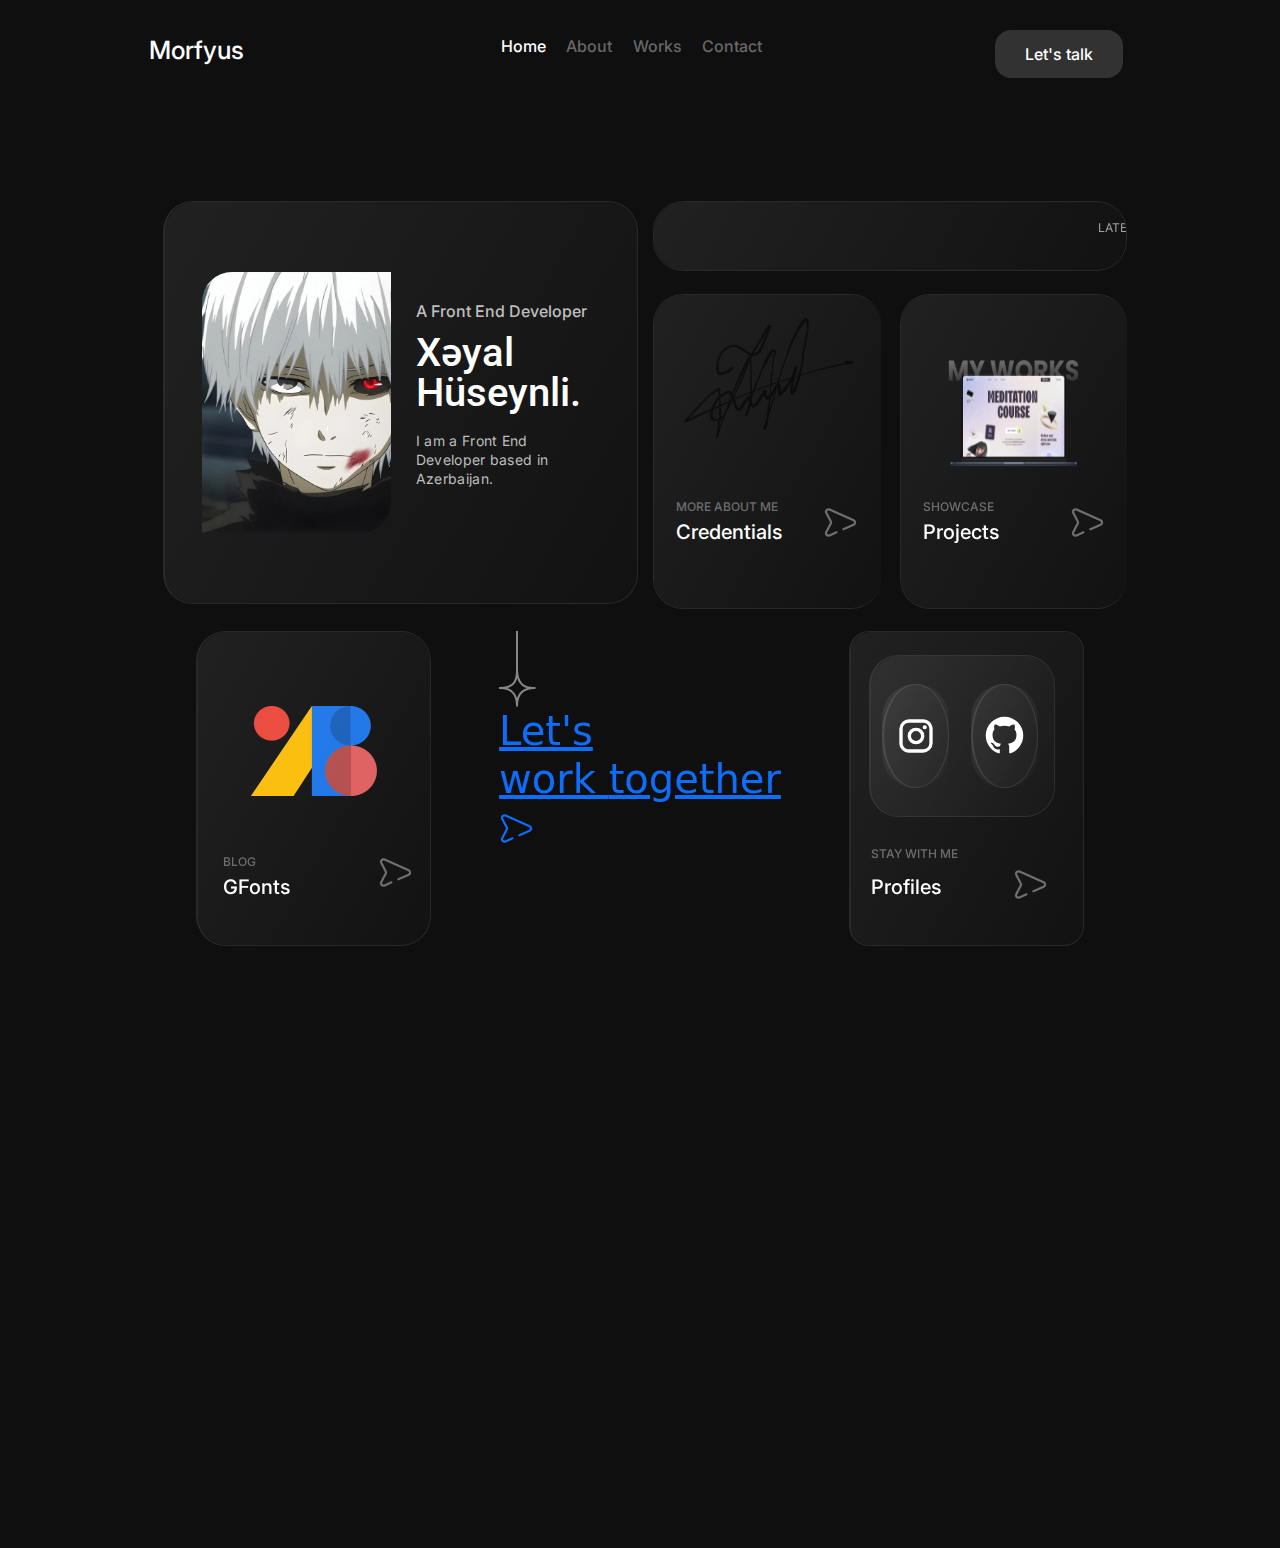
<file: index.html>
<!DOCTYPE html>
<html lang="en">
<head>
    <meta charset="UTF-8">
    <meta name="viewport" content="width=device-width, initial-scale=1.0">
    <title>Morfyus</title>
    <link rel="icon" type="image/x-icon" href="./assets/img/favicon.png">
    <link rel="preconnect" href="https://fonts.googleapis.com">
    <link rel="preconnect" href="https://fonts.gstatic.com" crossorigin>
    <link href="https://fonts.googleapis.com/css2?family=Inter:wght@200;300;400;500;600;700;800;900&family=Roboto:wght@100;300;400;500;700;900&display=swap" rel="stylesheet">
    <link href="https://unpkg.com/aos@2.3.1/dist/aos.css" rel="stylesheet">
<link href="https://cdn.jsdelivr.net/npm/bootstrap@5.3.2/dist/css/bootstrap.min.css" rel="stylesheet" crossorigin="anonymous">
    <link rel="stylesheet" href="./assets/css/style.css">
</head>
<body>
    <header>
        <div data-aos="zoom-out" class="header-container">
        <div class="headerbox1">
           <h4>Morfyus</h4>
        </div>
        <div class="headerbox2">
            <ul>
                <li class="Home"><a href="">Home</a></li>
                <li class="About"><a href="./moreabout.html">About</a></li>
                <li class="Works"><a href="./work.html">Works</a></li>
                <li class="Contact"><a href="./contact.html">Contact</a></li>

            </ul>
        </div>
        <div class="headerbox3">
            <a href="https://wa.me/994507032186">Let's talk</a>
        </div>
    </div>
    </header>
    <section class="hero">
        <div class="hero-container">
<div class="s1-box1-container">
<a data-aos="fade-up" href="#"><div class="s1-box1">
<div class="s1-imgbox">
    <img src="./assets/img/Kaneki Ken Icon.png" alt="">
</div>
<div class="s1-textbox">
    <h4>A Front End Developer</h4>
    <h1>Xəyal <br> Hüseynli.</h1>
    <p>I am a Front End Developer based in Azerbaijan.</p>
</div>

</div></a>

<div class="s1-rightbox1">
    <div data-aos="fade-up" class="s1-rightbox1-top">
        <p>LATEST WORK AND <span>FEATURED</span> <svg xmlns="http://www.w3.org/2000/svg" width="10" height="10" viewBox="0 0 64 64"><path fill="currentColor" d="M37.834 34.414L62 32l-24.166-2.417l15.38-18.797l-18.798 15.381L32 2l-2.417 24.167l-18.797-15.381l15.38 18.797L2 32l24.166 2.414l-15.38 18.799l18.797-15.379L32 62l2.416-24.166l18.798 15.379z"/></svg> LATEST WORK AND <span>FEATURED</span> <svg xmlns="http://www.w3.org/2000/svg" width="10" height="10" viewBox="0 0 64 64"><path fill="currentColor" d="M37.834 34.414L62 32l-24.166-2.417l15.38-18.797l-18.798 15.381L32 2l-2.417 24.167l-18.797-15.381l15.38 18.797L2 32l24.166 2.414l-15.38 18.799l18.797-15.379L32 62l2.416-24.166l18.798 15.379z"/></svg> </p>
        
    </div>
    <div class="s1-rightbox1-bottom">
        <a data-aos="fade-up" href="./moreabout.html">
        <div class="s1-rightbox1-bottom-boxes">
            <div class="s1-rightbox1-bottom-boxes-img">
            <img src="./assets/img/Signature.png" alt="">
        </div>
        <div class="s1-rightbox1-bottom-boxes-bottom">
            <div class="s1-rightbox1-bottom-boxes-bottom-left">
                <h5>more about me</h5>
                <h1>Credentials</h1>
            </div>
            <div class="s1-rightbox1-bottom-boxes-bottom-right">
                <svg xmlns="http://www.w3.org/2000/svg" width="35" height="35" viewBox="0 0 24 24"><path fill="none" stroke="currentColor" stroke-linecap="round" stroke-width="1.5" d="m14 16.597l7.007-3.125c1.324-.59 1.324-2.354 0-2.944L4.497 3.164c-1.495-.667-3.047.814-2.306 2.202l3.152 5.904c.245.459.245 1 0 1.458l-3.152 5.904c-.74 1.388.81 2.87 2.306 2.202l4.752-2.119"/></svg>
            </div>
        </div>
        </div>
    </a>
    <a data-aos="fade-up" href="./work.html">
        <div class="s1-rightbox1-bottom-boxes">
            <div class="s1-rightbox1-top1">
                <img src="./assets/img/my-works.png" alt="">
            </div>
            <div class="s1-rightbox1-bottom-boxes-bottom1">
               <div class="s1-rightbox1-bottom-boxes-bottom-left1">
              <h2>showcase</h2>
              <h1>Projects</h1>

               </div>
            
            <div class="s1-rightbox1-bottom-boxes-bottom-right1">
                <svg xmlns="http://www.w3.org/2000/svg" width="35" height="35" viewBox="0 0 24 24"><path fill="none" stroke="currentColor" stroke-linecap="round" stroke-width="1.5" d="m14 16.597l7.007-3.125c1.324-.59 1.324-2.354 0-2.944L4.497 3.164c-1.495-.667-3.047.814-2.306 2.202l3.152 5.904c.245.459.245 1 0 1.458l-3.152 5.904c-.74 1.388.81 2.87 2.306 2.202l4.752-2.119"/></svg>
            </div>
        </div>
        </div>
    </a>
    </div>
</div>
</div>


<div class="s2-boxes-container">
    <a data-aos="fade-up" class="s2-box1-a1" href="./blog.html">
    <div class="s2-box1">
        <div class="s2-box1-top">
            <img src="./assets/img/gfonts.png" alt="">
        </div>
        <div class="s2-box1-bottom">
            <div class="s2-box1-bottom-leftbox">
                <h4>Blog</h4>
                <h1>GFonts</h1>
            </div>
            <div class="s2-box1-bottom-rightbox">
                <svg xmlns="http://www.w3.org/2000/svg" width="35" height="35" viewBox="0 0 24 24"><path fill="none" stroke="currentColor" stroke-linecap="round" stroke-width="1.5" d="m14 16.597l7.007-3.125c1.324-.59 1.324-2.354 0-2.944L4.497 3.164c-1.495-.667-3.047.814-2.306 2.202l3.152 5.904c.245.459.245 1 0 1.458l-3.152 5.904c-.74 1.388.81 2.87 2.306 2.202l4.752-2.119"/></svg>
            </div>
        </div>
    </div>
</a>
<a data-aos="fade-up" class="work-together-aa" href="./contact.html">
    <div class="work-together">
    <img class="work-together-img" src="./assets/img/aboutme-icon.png" alt="">
    <h1>Let's <br>work <span>together</span> </h1>
    <svg xmlns="http://www.w3.org/2000/svg" width="35" height="35" viewBox="0 0 24 24"><path fill="none" stroke="currentColor" stroke-linecap="round" stroke-width="1.5" d="m14 16.597l7.007-3.125c1.324-.59 1.324-2.354 0-2.944L4.497 3.164c-1.495-.667-3.047.814-2.306 2.202l3.152 5.904c.245.459.245 1 0 1.458l-3.152 5.904c-.74 1.388.81 2.87 2.306 2.202l4.752-2.119"/></svg> 
</div>
</a>

    <div data-aos="fade-up" class="s2-box3">
        <div class="s2-box3-top">
            <a class="s2-box3-a3" href="https://www.instagram.com/morphy2314/">
            <div class="s2-box3-icons">
            <svg xmlns="http://www.w3.org/2000/svg" width="40" height="40" viewBox="0 0 24 24"><path fill="CurrentColor" d="M7.8 2h8.4C19.4 2 22 4.6 22 7.8v8.4a5.8 5.8 0 0 1-5.8 5.8H7.8C4.6 22 2 19.4 2 16.2V7.8A5.8 5.8 0 0 1 7.8 2m-.2 2A3.6 3.6 0 0 0 4 7.6v8.8C4 18.39 5.61 20 7.6 20h8.8a3.6 3.6 0 0 0 3.6-3.6V7.6C20 5.61 18.39 4 16.4 4H7.6m9.65 1.5a1.25 1.25 0 0 1 1.25 1.25A1.25 1.25 0 0 1 17.25 8A1.25 1.25 0 0 1 16 6.75a1.25 1.25 0 0 1 1.25-1.25M12 7a5 5 0 0 1 5 5a5 5 0 0 1-5 5a5 5 0 0 1-5-5a5 5 0 0 1 5-5m0 2a3 3 0 0 0-3 3a3 3 0 0 0 3 3a3 3 0 0 0 3-3a3 3 0 0 0-3-3Z"/></svg>
        </div>
        </a>
    <a class="s2-box3-a3" href="https://github.com/Mister2314">
            <div class="s2-box3-icons">
            <svg xmlns="http://www.w3.org/2000/svg" width="45" height="45" viewBox="0 0 24 24"><path fill="CurrentColor" d="M12 2A10 10 0 0 0 2 12c0 4.42 2.87 8.17 6.84 9.5c.5.08.66-.23.66-.5v-1.69c-2.77.6-3.36-1.34-3.36-1.34c-.46-1.16-1.11-1.47-1.11-1.47c-.91-.62.07-.6.07-.6c1 .07 1.53 1.03 1.53 1.03c.87 1.52 2.34 1.07 2.91.83c.09-.65.35-1.09.63-1.34c-2.22-.25-4.55-1.11-4.55-4.92c0-1.11.38-2 1.03-2.71c-.1-.25-.45-1.29.1-2.64c0 0 .84-.27 2.75 1.02c.79-.22 1.65-.33 2.5-.33c.85 0 1.71.11 2.5.33c1.91-1.29 2.75-1.02 2.75-1.02c.55 1.35.2 2.39.1 2.64c.65.71 1.03 1.6 1.03 2.71c0 3.82-2.34 4.66-4.57 4.91c.36.31.69.92.69 1.85V21c0 .27.16.59.67.5C19.14 20.16 22 16.42 22 12A10 10 0 0 0 12 2Z"/></svg>
        </div>
    </a>
        </div>
        
        <div class="s2-box3-bottom">
            <h4>Stay with me</h4>
            <h1>Profiles</h1>
            <svg xmlns="http://www.w3.org/2000/svg" width="35" height="35" viewBox="0 0 24 24"><path fill="none" stroke="currentColor" stroke-linecap="round" stroke-width="1.5" d="m14 16.597l7.007-3.125c1.324-.59 1.324-2.354 0-2.944L4.497 3.164c-1.495-.667-3.047.814-2.306 2.202l3.152 5.904c.245.459.245 1 0 1.458l-3.152 5.904c-.74 1.388.81 2.87 2.306 2.202l4.752-2.119"/></svg>
            </div>
         
        </div>
    
    </div>




</div>

        </div>
        
    </section>



<script src="https://cdn.jsdelivr.net/npm/bootstrap@5.3.2/dist/js/bootstrap.bundle.min.js"  crossorigin="anonymous"></script>
    <script src="https://unpkg.com/aos@2.3.1/dist/aos.js"></script>
    <script>
        AOS.init();
      </script>
</body>
</html>
</file>
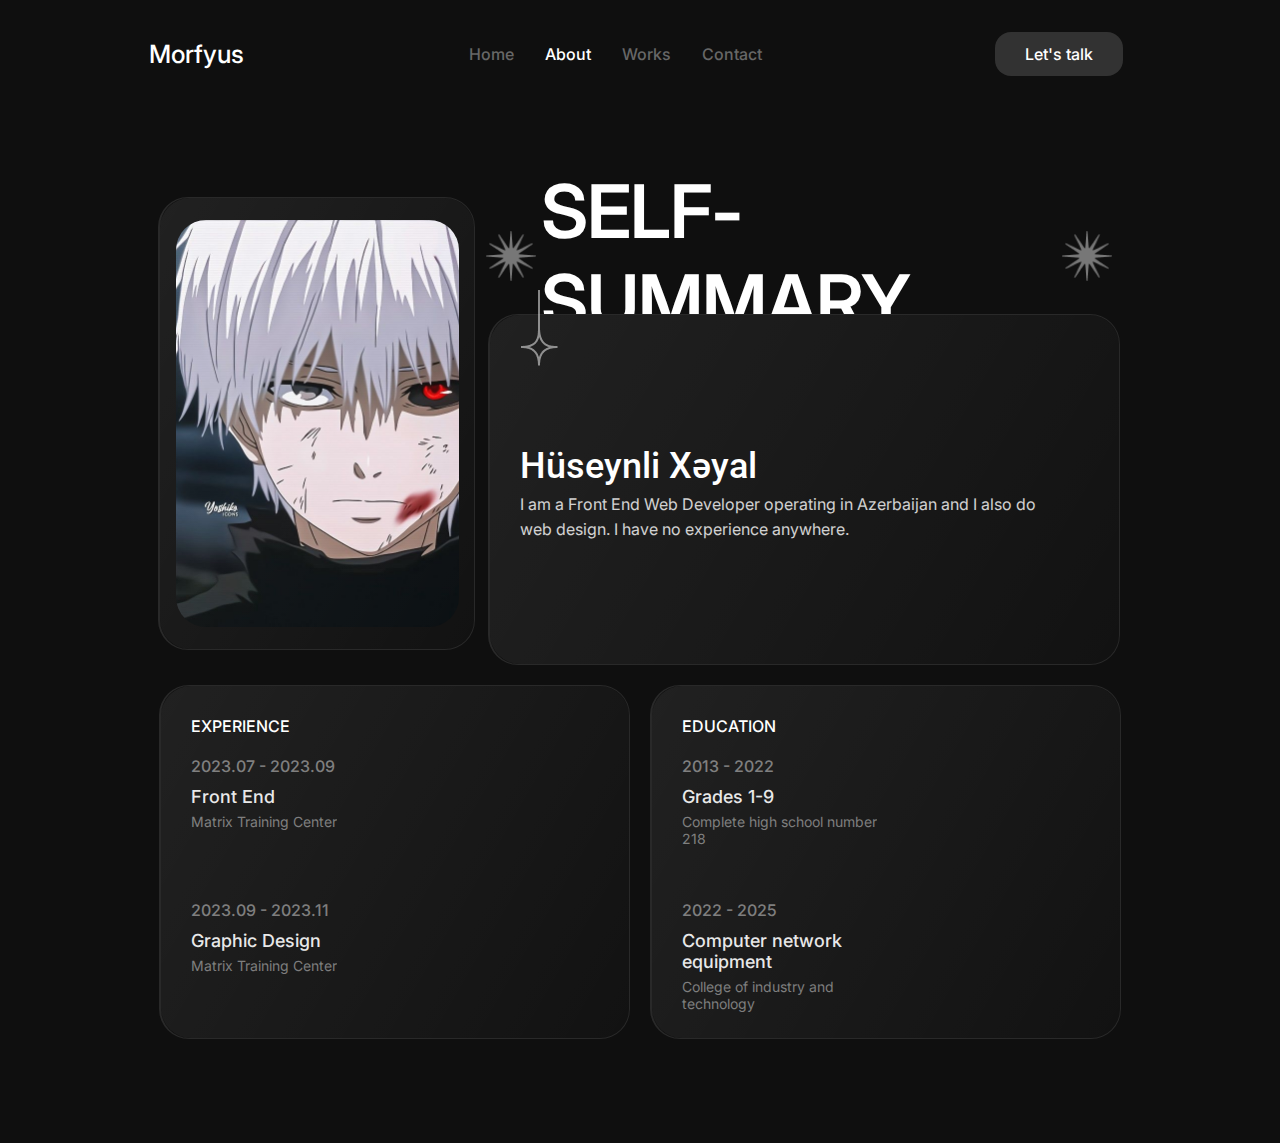
<file: aboutme.html>
<!DOCTYPE html>
<html lang="en">
<head>
    <meta charset="UTF-8">
    <meta name="viewport" content="width=device-width, initial-scale=1.0">
    <title>Morfyus</title>
    <link rel="preconnect" href="https://fonts.googleapis.com">
    <link rel="preconnect" href="https://fonts.gstatic.com" crossorigin>
    <link href="https://fonts.googleapis.com/css2?family=Inter:wght@200;300;400;500;600;700;800;900&family=Roboto:wght@100;300;400;500;700;900&display=swap" rel="stylesheet">
    <link href="https://unpkg.com/aos@2.3.1/dist/aos.css" rel="stylesheet">
    <link href="https://unpkg.com/aos@2.3.1/dist/aos.css" rel="stylesheet">
    <link rel="stylesheet" href="./assets/css/aboutme.css">
</head>
<body>
    <header >
        <div class="header-container">
        <div data-aos="zoom-out" class="headerbox1">
           <h4>Morfyus</h4>
        </div>
        <div data-aos="zoom-out" class="headerbox2">
            <ul>
                <li class="Home"><a href="./index.html">Home</a></li>
                <li class="About"><a href="">About</a></li>
                <li class="Works"><a href="">Works</a></li>
                <li class="Contact"><a href="">Contact</a></li>

            </ul>
        </div>
        <div data-aos="zoom-out" class="headerbox3">
            <a href="https://www.instagram.com/xeyall2314/">Let's talk</a>
        </div>
    </div>
    </header>

<section class="hero">
    <div class="hero-container">
        <div class="hero-box1">
            <div data-aos="fade-up" class="hero-box1-left">
                <div class="hero-box1-left-center">
                    <img src="./assets/img/Kaneki Ken.jpg" alt="">
                </div>
            </div>
            <div data-aos="fade-up" class="hero-box1-right">
                <img class="star-img2" src="./assets/img/aboutme-icon.png" alt="">
                <div class="hero-box1-right-top">
                    <h1>
                    <img src="./assets/img/star-2.png" alt="">
                    SELF-SUMMARY
                    <img src="./assets/img/star-2.png" alt="">
                </h1>
                </div>

                <div class="hero-box1-right-bottom">
                    <div class="texts-box">
                        <h1>Hüseynli Xəyal</h1>
                        <p>I am a Front End Web Developer operating in Azerbaijan and I also do web design. I have no experience anywhere.</p>
                    </div>
                </div>

            </div>
        </div>

<div class="section2-boxes-container">
    <div data-aos="fade-up" class="section2-boxes">
        <div class="section2-miniboxes">
            <h3>EXPERIENCE</h3>
            <p class="date">2023.07 - 2023.09</p>
            <h2>Front End</h2>
            <p class="type">Matrix Training Center</p>
        </div>
        <div class="section2-miniboxes padding-top-box">
            <p class="date">2023.09 - 2023.11</p>
            <h2>Graphic Design</h2>
            <p class="type">Matrix Training Center</p>
        </div>
    </div>
    <div data-aos="fade-up" class="section2-boxes">
        <div class="section2-miniboxes ">
            <h3>EDUCATION</h3>
            <p class="date">2013 - 2022</p>
            <h2>Grades 1-9</h2>
            <p class="type">Complete high school number 218</p>
        </div>
            <div class="section2-miniboxes padding-top-box">
                <p class="date">2022 - 2025</p>
                <h2>Computer network equipment</h2>
                <p class="type">College of industry and technology</p>
            </div>
    </div>
</div>




    </div>




</section>




<script src="https://unpkg.com/aos@2.3.1/dist/aos.js"></script>
<script>
    AOS.init();
  </script>
</body>
</html>
</file>
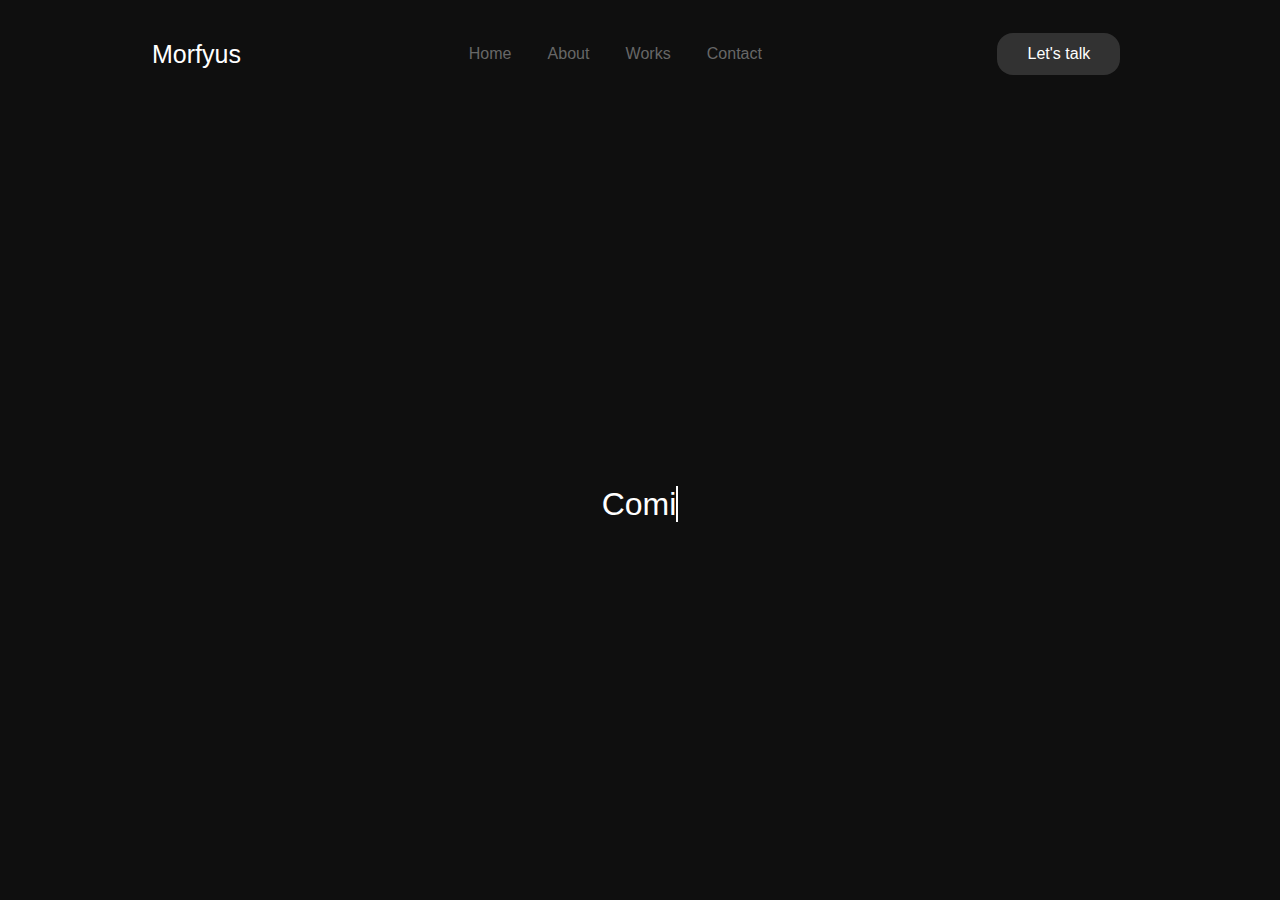
<file: blog.html>
<!DOCTYPE html>
<html lang="en">
<head>
    <meta charset="UTF-8">
    <meta name="viewport" content="width=device-width, initial-scale=1.0">
    <title>Morfyus</title>
    <link href="https://unpkg.com/aos@2.3.1/dist/aos.css" rel="stylesheet">
    <link rel="stylesheet" href="./assets/css/blog.css">
</head>
<body>
    <header>
        <div data-aos="zoom-out" class="header-container">
        <div class="headerbox1">
           <h4>Morfyus</h4>
        </div>
        <div class="headerbox2">
            <ul>
                <li class="Home"><a href="./index.html">Home</a></li>
                <li class="About"><a href="./moreabout.html">About</a></li>
                <li class="Works"><a href="./work.html">Works</a></li>
                <li class="Contact"><a href="./contact.html">Contact</a></li>

            </ul>
        </div>
        <div class="headerbox3">
            <a href="https://wa.me/994507032186">Let's talk</a>
        </div>
    </div>
    </header>

    <section class="hero">
        <h1>
            <a href="" class="typewrite" data-period="2000" data-type='[ "Coming soon...", "Coming soon...", "Coming soon...", "Coming soon..." ]'>
              <span class="wrap"></span>
            </a>
          </h1>
    </section>










    <script src="https://unpkg.com/aos@2.3.1/dist/aos.js"></script>
    <script>
        AOS.init();
      </script>
      <script src="./assets/js/blog.js"></script>
</body>
</html>
</file>
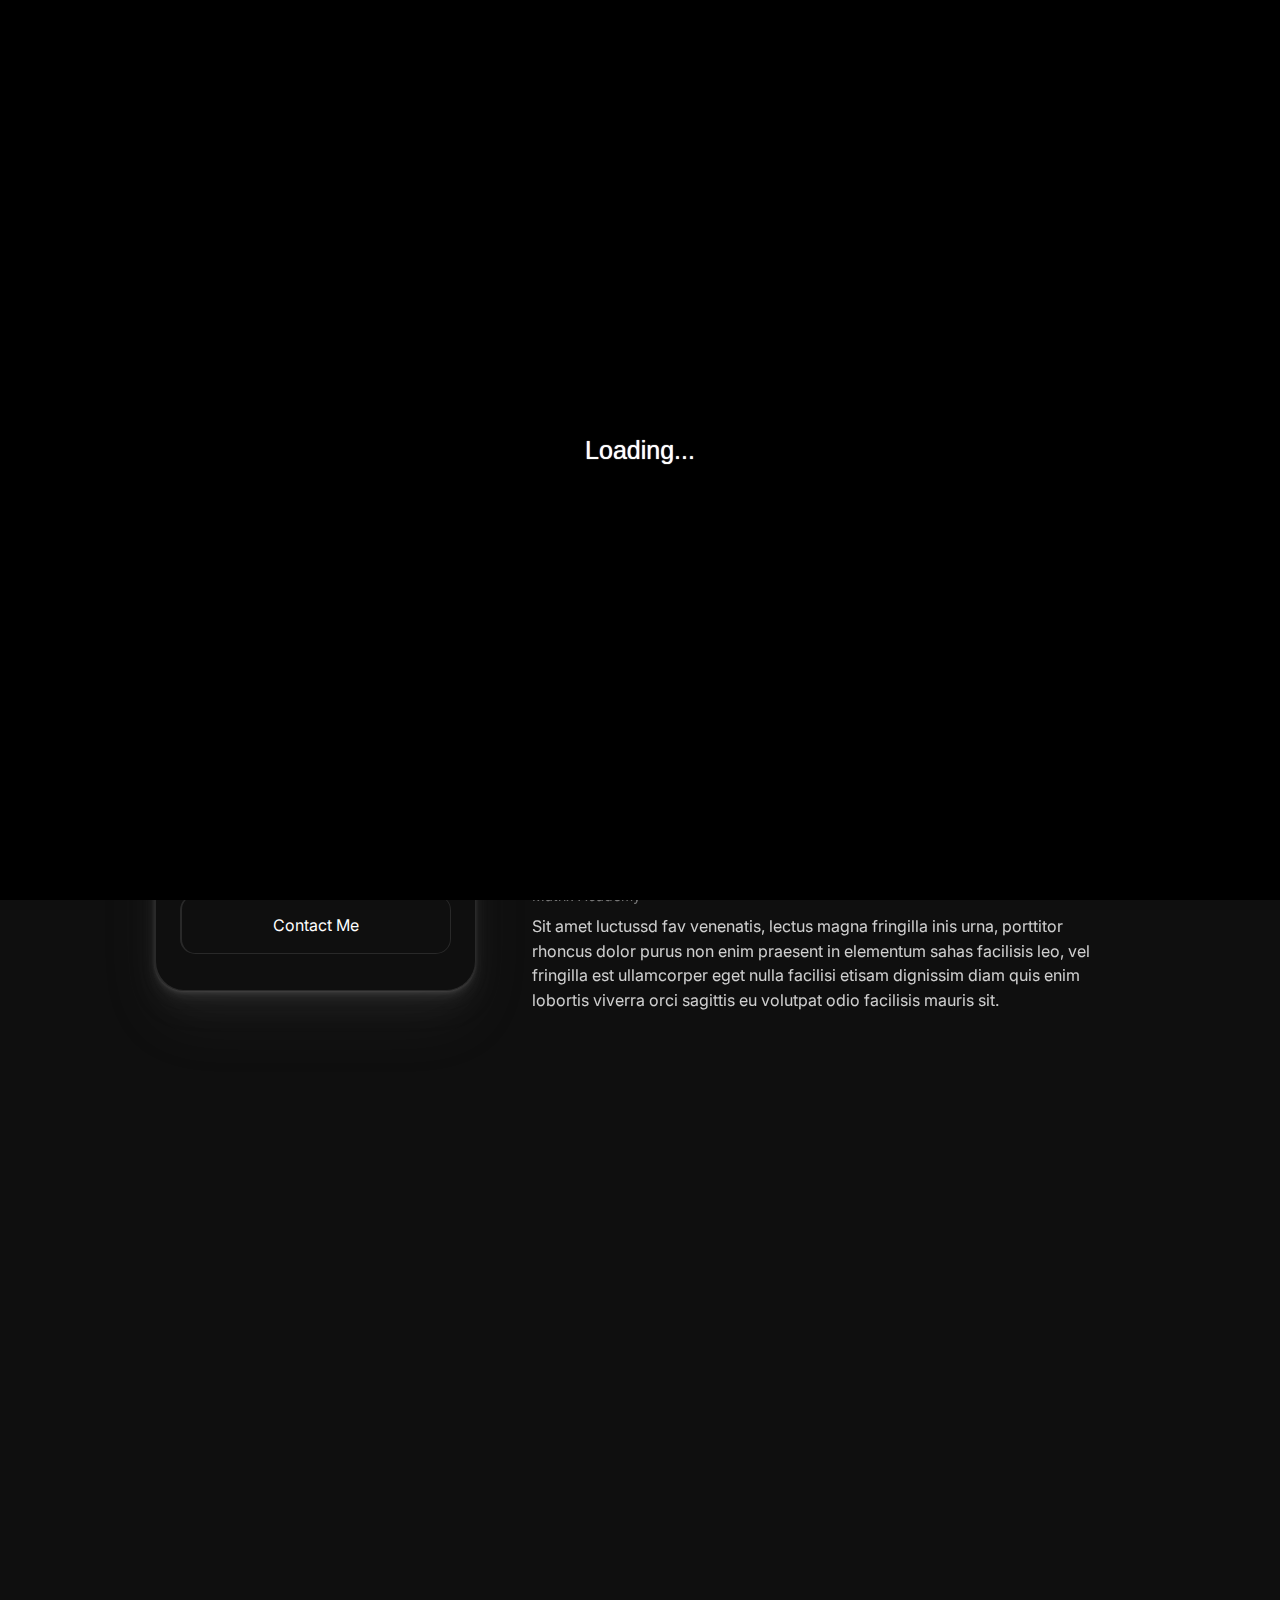
<file: moreabout.html>
<!DOCTYPE html>
<html lang="en">
<head>
    <meta charset="UTF-8">
    <meta name="viewport" content="width=device-width, initial-scale=1.0">
    <title>Morfyus</title>
    <link rel="icon" type="image/x-icon" href="./assets/img/favicon.png">
    <link rel="preconnect" href="https://fonts.googleapis.com">
    <link rel="preconnect" href="https://fonts.gstatic.com" crossorigin>
    <link href="https://fonts.googleapis.com/css2?family=Inter:wght@200;300;400;500;600;700;800;900&family=Roboto:wght@100;300;400;500;700;900&display=swap" rel="stylesheet">
    <link href="https://unpkg.com/aos@2.3.1/dist/aos.css" rel="stylesheet">

    <link rel="stylesheet" href="./assets/css/moreabout.css">
</head>
<body>

    <div class="loadpage" id="loadingScreen">
        <div class="animate">Loading...</div>
    </div>

    <header>
        <div data-aos="zoom-out" class="header-container">
        <div class="headerbox1">
           <h4>Morfyus</h4>
        </div>
        <div class="headerbox2">
            <ul>
                <li class="Home"><a href="./index.html">Home</a></li>
                <li class="About"><a href="">About</a></li>
                <li class="Works"><a href="./work.html">Works</a></li>
                <li class="Contact"><a href="./contact.html">Contact</a></li>

            </ul>
        </div>
        <div class="headerbox3">
            <a target="_blank" href="https://wa.me/994507032186">Let's talk</a>
        </div>
    </div>
    </header>
    <section class="hero">
<div class="left-page">
    <div data-aos="fade-up" class="box-container">
        <div class="box">
            <div class="box-top"> <img src="./assets/img/Kaneki Ken Icon.png" alt=""></div>
            <div class="box-medium">
                <h3>Hüseynli Xəyal</h3>
                <p>@Morpheus2314</p>
            </div>
            <div class="box-medium-2">
                <a target="_blank" href="https://www.instagram.com/morphy2314" class="instagram">
                    <svg xmlns="http://www.w3.org/2000/svg" width="30" height="30" viewBox="0 0 24 24"><path fill="CurrentColor" d="M7.8 2h8.4C19.4 2 22 4.6 22 7.8v8.4a5.8 5.8 0 0 1-5.8 5.8H7.8C4.6 22 2 19.4 2 16.2V7.8A5.8 5.8 0 0 1 7.8 2m-.2 2A3.6 3.6 0 0 0 4 7.6v8.8C4 18.39 5.61 20 7.6 20h8.8a3.6 3.6 0 0 0 3.6-3.6V7.6C20 5.61 18.39 4 16.4 4H7.6m9.65 1.5a1.25 1.25 0 0 1 1.25 1.25A1.25 1.25 0 0 1 17.25 8A1.25 1.25 0 0 1 16 6.75a1.25 1.25 0 0 1 1.25-1.25M12 7a5 5 0 0 1 5 5a5 5 0 0 1-5 5a5 5 0 0 1-5-5a5 5 0 0 1 5-5m0 2a3 3 0 0 0-3 3a3 3 0 0 0 3 3a3 3 0 0 0 3-3a3 3 0 0 0-3-3Z"/></svg>
                </a>
                <a target="_blank" href="https://github.com/Mister2314" class="github">
                        <svg xmlns="http://www.w3.org/2000/svg" width="30" height="30" viewBox="0 0 24 24"><path fill="CurrentColor" d="M12 2A10 10 0 0 0 2 12c0 4.42 2.87 8.17 6.84 9.5c.5.08.66-.23.66-.5v-1.69c-2.77.6-3.36-1.34-3.36-1.34c-.46-1.16-1.11-1.47-1.11-1.47c-.91-.62.07-.6.07-.6c1 .07 1.53 1.03 1.53 1.03c.87 1.52 2.34 1.07 2.91.83c.09-.65.35-1.09.63-1.34c-2.22-.25-4.55-1.11-4.55-4.92c0-1.11.38-2 1.03-2.71c-.1-.25-.45-1.29.1-2.64c0 0 .84-.27 2.75 1.02c.79-.22 1.65-.33 2.5-.33c.85 0 1.71.11 2.5.33c1.91-1.29 2.75-1.02 2.75-1.02c.55 1.35.2 2.39.1 2.64c.65.71 1.03 1.6 1.03 2.71c0 3.82-2.34 4.66-4.57 4.91c.36.31.69.92.69 1.85V21c0 .27.16.59.67.5C19.14 20.16 22 16.42 22 12A10 10 0 0 0 12 2Z"/></svg>
                </a>
            </div>

            <a href="./contact.html" class="box-bottom">
                <p>Contact Me</p>
            </a>

        </div>
    </div>
</div>
<div class="right-page">
    <div data-aos="fade-up" class="right-first">
        <h2>ABOUT ME</h2>
        <p>Hi. My name is Xeyal and I'm 17 years old. I'm studying at the College of Industry and Technology. I'm taking a course at Matrix Training Center to become a Front-End Developer. 
<br><br><br>
My knowledge is too little to be a developer, but I'm doing my best to learn. I've almost learned HTML and CSS now, but my knowledge of JS is very little.
            
            </p>
    </div>
    <div data-aos="fade-up" class="right-second">
        <h2>EDUCATION</h2>
        <h5>2022-2025</h5>
        <h4>Repair and servicing of computer network equipment
        </h4>
        <h6>College of İndustry and Technology
        </h6>
        <p>Sit amet luctussd fav venenatis, lectus magna fringilla inis urna, porttitor rhoncus dolor purus non enim praesent in elementum sahas facilisis leo, vel fringilla est ullamcorper eget nulla facilisi etisam dignissim diam quis enim lobortis viverra orci sagittis eu volutpat odio facilisis mauris sit.</p>
        <h5>2022.07-2022.11</h5>
        <h4>Front End Developer</h4>
        <h6>Matrix Academy</h6>
        <p>Sit amet luctussd fav venenatis, lectus magna fringilla inis urna, porttitor rhoncus dolor purus non enim praesent in elementum sahas facilisis leo, vel fringilla est ullamcorper eget nulla facilisi etisam dignissim diam quis enim lobortis viverra orci sagittis eu volutpat odio facilisis mauris sit.</p>
    </div>
    <div data-aos="fade-up" class="right-end">
        <div class="right-end-left">
            <h2>SKILLS</h2>
            <span>70%</span>
            <h4>HTML</h4>
            <p>Non enim praesent</p>
            
            <span>70%</span>
            <h4>CSS</h4>
            <p>Non enim praesent</p>

            <span>10%</span>
            <h4>JavaScript</h4>
            <p>Non enim praesent</p>
        </div>
        <div class="right-end-right">
            <h2>AWARDS</h2>
            <span>Matrix Academy</span>
            <h4>Front End Development</h4>
            <p>Non enim praesent</p>
            
        </div>

    </div>
</div>
    </section>
    

    <script src="https://unpkg.com/aos@2.3.1/dist/aos.js"></script>
    <script>
        AOS.init();
      </script>
      <script>
        function disableScroll() {
    window.addEventListener('scroll', preventDefault, { passive: false });
    window.addEventListener('wheel', preventDefault, { passive: false });
    window.addEventListener('touchmove', preventDefault, { passive: false });
    window.addEventListener('keydown', preventDefaultForScrollKeys, { passive: false });
}


function enableScroll() {
    window.removeEventListener('scroll', preventDefault, { passive: false });
    window.removeEventListener('wheel', preventDefault, { passive: false });
    window.removeEventListener('touchmove', preventDefault, { passive: false });
    window.removeEventListener('keydown', preventDefaultForScrollKeys, { passive: false });
}

function preventDefault(e) {
    e.preventDefault();
}

function preventDefaultForScrollKeys(e) {

    if (keys[e.keyCode]) {
        preventDefault(e);
        return false;
    }
}

var keys = {
    37: 1, 38: 1, 39: 1, 40: 1
};

window.addEventListener('load', function() {

    disableScroll();

    setTimeout(function() {
 
        document.getElementById('loadingScreen').classList.add('hidden');

        enableScroll();
    }, 1500);
});
      </script>
</body>
</html>
</file>
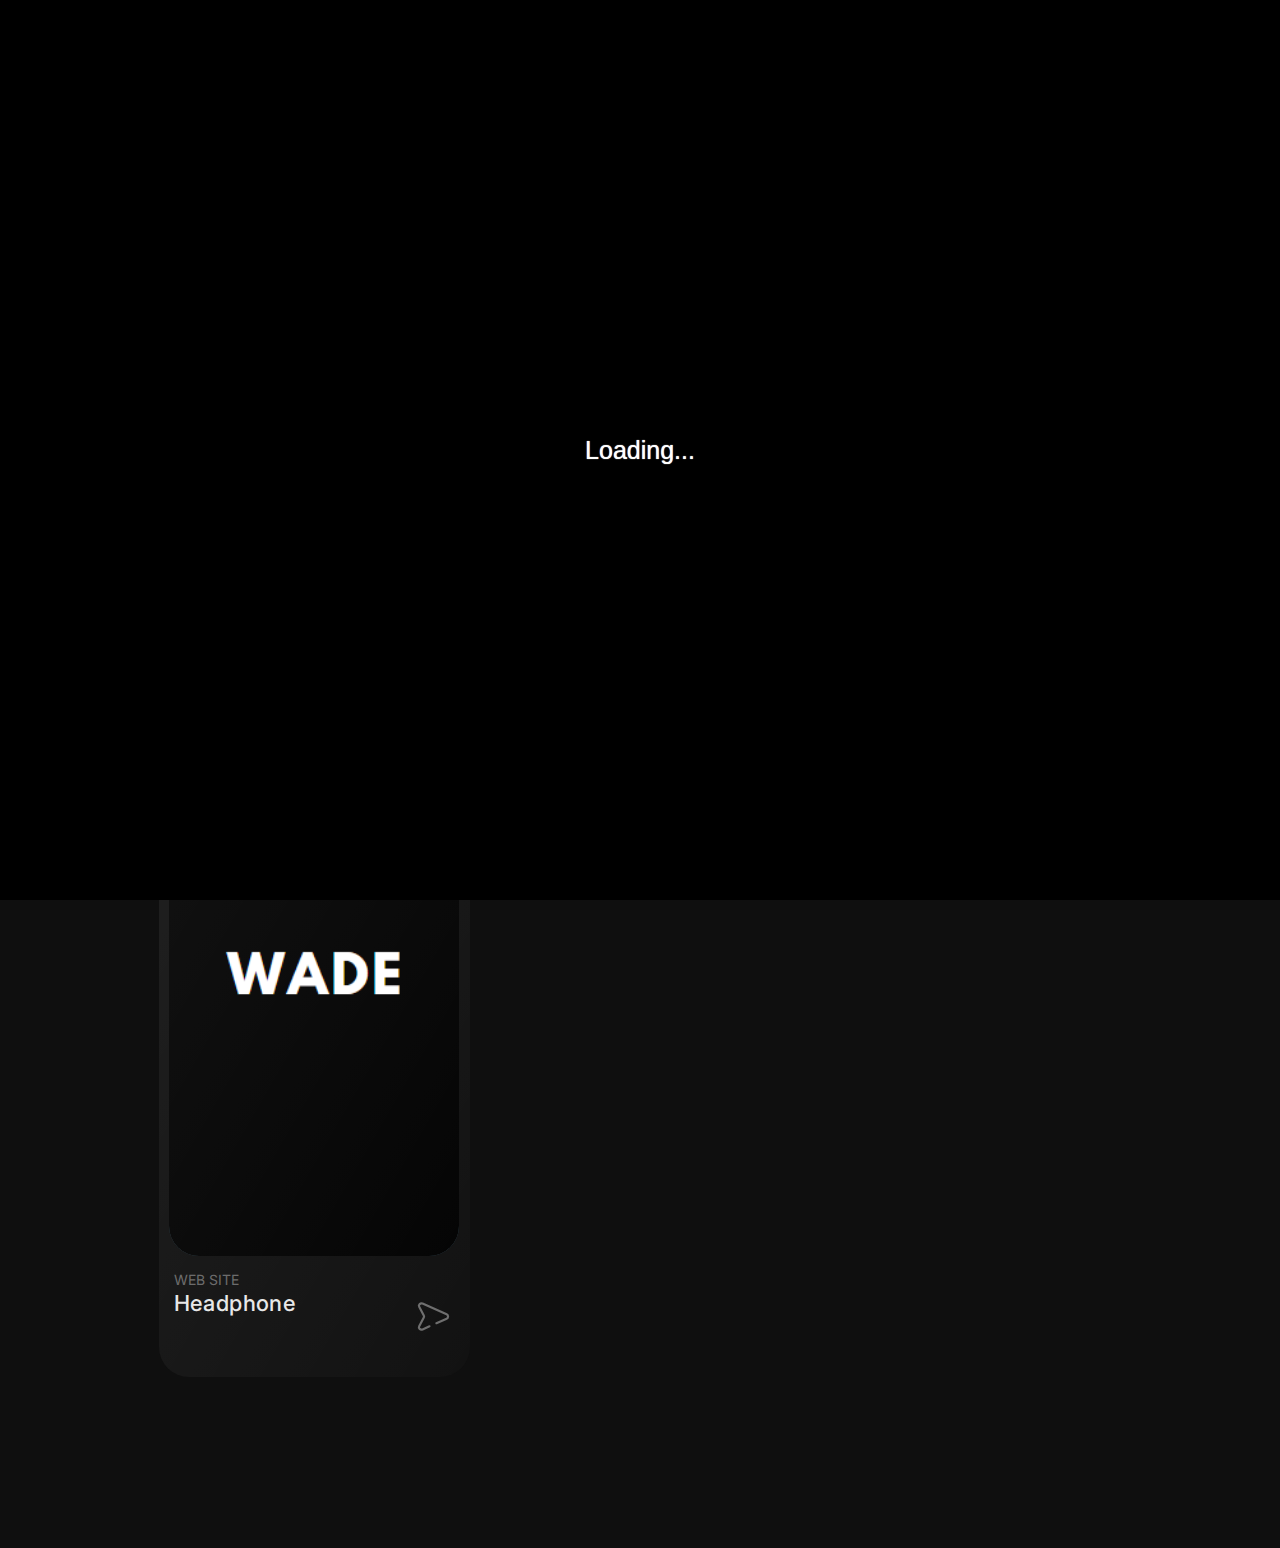
<file: work.html>
<!DOCTYPE html>
<html lang="en">
<head>
    <meta charset="UTF-8">
    <meta name="viewport" content="width=device-width, initial-scale=1.0">
    <title>Morfyus</title>
    <link rel="icon" type="image/x-icon" href="./assets/img/favicon.png">
     <link rel="preconnect" href="https://fonts.googleapis.com">
    <link rel="preconnect" href="https://fonts.gstatic.com" crossorigin>
    <link href="https://fonts.googleapis.com/css2?family=Inter:wght@200;300;400;500;600;700;800;900&family=Roboto:wght@100;300;400;500;700;900&display=swap" rel="stylesheet">
    <link href="https://unpkg.com/aos@2.3.1/dist/aos.css" rel="stylesheet">
    <link href="https://unpkg.com/aos@2.3.1/dist/aos.css" rel="stylesheet">
    <link rel="stylesheet" href="./assets/css/work.css">
</head>
<body>
    <div class="loadpage" id="loadingScreen">
        <div class="animate">Loading...</div>
    </div>

    <header >
        <div data-aos="zoom-out" class="header-container">
        <div data-aos="zoom-out" class="headerbox1">
           <h4>Morfyus</h4>
        </div>
        <div data-aos="zoom-out" class="headerbox2">
            <ul>
                <li class="Home"><a href="./index.html">Home</a></li>
                <li class="About"><a href="./moreabout.html">About</a></li>
                <li class="Works"><a href="">Works</a></li>
                <li class="Contact"><a href="./contact.html">Contact</a></li>

            </ul>
        </div>
        <div data-aos="zoom-out" class="headerbox3">
            <a href="https://wa.me/994507032186">Let's talk</a>
        </div>
    </div>
    </header>
    <section class="hero">
        <div class="hero-container">
            <div class="hero-left">
                <a class="hero-left-first" href="https://mister2314.github.io/Final-Project/" target="_blank">
                    <div data-aos="fade-up" class="hero-left-top">
                        <div class="hero-left-middle">
                            <img src="./assets/img/Gamestorm.png"  alt="">
                        </div>
                        <div class="hero-left-bottom">
                            <div class="hero-left-bottom-texts">
                                <p>WEB SITE</p>
                                <h1>Gamestorm</h1>

                                
                            </div>
                            <div class="hero-left-bottom-icon">
                                <svg xmlns="http://www.w3.org/2000/svg" width="35" height="35" viewBox="0 0 24 24"><path fill="none" stroke="currentColor" stroke-linecap="round" stroke-width="1.5" d="m14 16.597l7.007-3.125c1.324-.59 1.324-2.354 0-2.944L4.497 3.164c-1.495-.667-3.047.814-2.306 2.202l3.152 5.904c.245.459.245 1 0 1.458l-3.152 5.904c-.74 1.388.81 2.87 2.306 2.202l4.752-2.119"/></svg>
                            </div>
                        </div>
                    </div>
                  
                    
                </a>
                <a class="hero-left-third" href="https://mister2314.github.io/First-Project/" target="_blank">
                    <div data-aos="fade-up" class="hero-left-top3">
                        <div class="hero-left-middle3">
                            <img src="./assets/img/wade.png"  alt="">
                        </div>
                        <div class="hero-left-bottom3">
                            <div class="hero-left-bottom-texts3">
                                <p>WEB SITE</p>
                                <h1>Headphone</h1>

                                
                            </div>
                            <div class="hero-left-bottom-icon3">
                                <svg xmlns="http://www.w3.org/2000/svg" width="35" height="35" viewBox="0 0 24 24"><path fill="none" stroke="currentColor" stroke-linecap="round" stroke-width="1.5" d="m14 16.597l7.007-3.125c1.324-.59 1.324-2.354 0-2.944L4.497 3.164c-1.495-.667-3.047.814-2.306 2.202l3.152 5.904c.245.459.245 1 0 1.458l-3.152 5.904c-.74 1.388.81 2.87 2.306 2.202l4.752-2.119"/></svg>
                            </div>
                        </div>
                    </div>
                  
                    
                </a>
            
                </div>
                <div class="hero-right">
                    <div data-aos="fade-up"  class="hero-box1-right-top">
                        <h1>
                        <img src="./assets/img/star-2.png" alt="">
                        ALL PROJECTS
                        <img src="./assets/img/star-2.png" alt="">
                    </h1>
                    </div>
                    <div class="hero-right-container">
                    <a class="hero-left-second" href="https://mister2314.github.io/Motorcycle-Website/" target="_blank">
                        <div data-aos="fade-up" class="hero-left-top2">
                            <div class="hero-left-middle2">
                                <img src="./assets/img/grand prix.png"  alt="">
                            </div>
                            <div class="hero-left-bottom2">
                                <div class="hero-left-bottom-texts2">
                                    <p>WEB SITE</p>
                                    <h1>Motorcycle</h1>
    
                                    
                                </div>
                                <div class="hero-left-bottom-icon">
                                    <svg xmlns="http://www.w3.org/2000/svg" width="35" height="35" viewBox="0 0 24 24"><path fill="none" stroke="currentColor" stroke-linecap="round" stroke-width="1.5" d="m14 16.597l7.007-3.125c1.324-.59 1.324-2.354 0-2.944L4.497 3.164c-1.495-.667-3.047.814-2.306 2.202l3.152 5.904c.245.459.245 1 0 1.458l-3.152 5.904c-.74 1.388.81 2.87 2.306 2.202l4.752-2.119"/></svg>
                                </div>
                            </div>
                        </div>
                      
                        
                    </a>

                    <a class="hero-left-second" href="https://mister2314.github.io/Film-Website/" target="_blank">
                        <div data-aos="fade-up" class="hero-left-top2">
                            <div class="hero-left-middle2">
                                <img src="./assets/img/trending releases.png"  alt="">
                            </div>
                            <div class="hero-left-bottom2">
                                <div class="hero-left-bottom-texts2">
                                    <p>WEB SITE</p>
                                    <h1>Film</h1>
    
                                    
                                </div>
                                <div class="hero-left-bottom-icon">
                                    <svg xmlns="http://www.w3.org/2000/svg" width="35" height="35" viewBox="0 0 24 24"><path fill="none" stroke="currentColor" stroke-linecap="round" stroke-width="1.5" d="m14 16.597l7.007-3.125c1.324-.59 1.324-2.354 0-2.944L4.497 3.164c-1.495-.667-3.047.814-2.306 2.202l3.152 5.904c.245.459.245 1 0 1.458l-3.152 5.904c-.74 1.388.81 2.87 2.306 2.202l4.752-2.119"/></svg>
                                </div>
                            </div>
                        </div>
                      
                        
                    </a>
                    <a class="hero-left-second" href="https://mister2314.github.io/Hsr-template/" target="_blank">
                        <div data-aos="fade-up" class="hero-left-top2">
                            <div class="hero-left-middle2">
                                <img src="./assets/img/Hsr.jpg"  alt="">
                            </div>
                            <div class="hero-left-bottom2">
                                <div class="hero-left-bottom-texts2">
                                    <p>WEB SITE</p>
                                    <h1>Honkai Star Rail</h1>
    
                                    
                                </div>
                                <div class="hero-left-bottom-icon">
                                    <svg xmlns="http://www.w3.org/2000/svg" width="35" height="35" viewBox="0 0 24 24"><path fill="none" stroke="currentColor" stroke-linecap="round" stroke-width="1.5" d="m14 16.597l7.007-3.125c1.324-.59 1.324-2.354 0-2.944L4.497 3.164c-1.495-.667-3.047.814-2.306 2.202l3.152 5.904c.245.459.245 1 0 1.458l-3.152 5.904c-.74 1.388.81 2.87 2.306 2.202l4.752-2.119"/></svg>
                                </div>
                            </div>
                        </div>
                      
                        
                    </a>
                    <a class="hero-left-second" href="">
                        <div data-aos="fade-up" class="hero-left-top2">
                            <div class="hero-left-middle2">
                                <img src="./assets/img/coming soon.png"  alt="">
                            </div>
                            <div class="hero-left-bottom2">
                                <div class="hero-left-bottom-texts2">
                                    <p>WEB SITE</p>
                                    <h1>Coming soon</h1>
    
                                    
                                </div>
                                <div class="hero-left-bottom-icon">
                                    <svg xmlns="http://www.w3.org/2000/svg" width="35" height="35" viewBox="0 0 24 24"><path fill="none" stroke="currentColor" stroke-linecap="round" stroke-width="1.5" d="m14 16.597l7.007-3.125c1.324-.59 1.324-2.354 0-2.944L4.497 3.164c-1.495-.667-3.047.814-2.306 2.202l3.152 5.904c.245.459.245 1 0 1.458l-3.152 5.904c-.74 1.388.81 2.87 2.306 2.202l4.752-2.119"/></svg>
                                </div>
                            </div>
                        </div>
                      
                    </a>
                
                </div>
            </div>
            </div>

        </div>
    </section>


    <script src="https://unpkg.com/aos@2.3.1/dist/aos.js"></script>
<script>
    AOS.init();
  </script>
  <script>
    
function disableScroll() {
    window.addEventListener('scroll', preventDefault, { passive: false });
    window.addEventListener('wheel', preventDefault, { passive: false });
    window.addEventListener('touchmove', preventDefault, { passive: false });
    window.addEventListener('keydown', preventDefaultForScrollKeys, { passive: false });
}

function enableScroll() {
    window.removeEventListener('scroll', preventDefault, { passive: false });
    window.removeEventListener('wheel', preventDefault, { passive: false });
    window.removeEventListener('touchmove', preventDefault, { passive: false });
    window.removeEventListener('keydown', preventDefaultForScrollKeys, { passive: false });
}

function preventDefault(e) {
    e.preventDefault();
}

function preventDefaultForScrollKeys(e) {
    if (keys[e.keyCode]) {
        preventDefault(e);
        return false;
    }
}

var keys = {
    37: 1, 38: 1, 39: 1, 40: 1
};

window.addEventListener('load', function() {
    disableScroll();

    setTimeout(function() {
        document.getElementById('loadingScreen').classList.add('hidden'); 
        enableScroll();
    }, 1500); 
});
  </script>
</body>
</html>
</file>
<file: assets/css/style.css>
*{
    margin: 0;
    padding: 0;
    box-sizing: border-box;
}


header{
    display: flex;
    justify-content: center;
    width: 100%;
    height: 12vh;
    background-color: #0F0F0F;
}
.header-container{
    padding-right: px;
    display: flex;
    justify-content: space-between;
    width: 77%;
    height: 100%;
    background-color: #0F0F0F;
}
.headerbox1{
    display: flex;
    align-items: center;
    justify-content: center;
    width: 10%;
    height: 100%;
    background-color: #0F0F0F;
}
.headerbox1 h4{
   font-size: 25px;
   color:white;
   font-family: 'Inter', sans-serif;
   font-weight: 500;
}
.headerbox2{
    display: flex;
    align-items: center;
    justify-content: center;
    width: 35%;
    height: 100%;
    background-color: #0F0F0F;
}
.headerbox2 ul{
    display: flex;
    align-items: center;
    justify-content: space-between;
    width: 85%;
    height: 100%;
}
.About a, .Works a, .Contact a{
    font-family: 'Inter', sans-serif;
    font-size: 16px;
    font-weight: 500;
    color:#676767;
    text-decoration: none;
    cursor: pointer;
    transition: color .3s ease;
}
.headerbox2 ul li{
    list-style-type: none;
}

.headerbox2 ul li a:hover{
    color: white;

}
.Home a{
    font-family: 'Inter', sans-serif;
    font-size: 16px;
    font-weight: 500;
    color:#fff;
    text-decoration: none;
    cursor: pointer;
    transition: color .3s ease;
}
.headerbox3{
    display: flex;
    align-items: center;
    justify-content: center;
    width: 15%;
    height: 100%;
    background-color: #0F0F0F;
}

.headerbox3 a{
    font-family: 'Inter', sans-serif;
    background-color: #323232;
    color: #fff;
    border-radius: 16px;
    font-size: 16px;
    font-weight: 500;
    padding: 12px 30px;
    text-decoration: none;
    transition: all .5s ease;
}
.headerbox3 a:hover{
    background-color: white;
    color: black;
}
.hero{
    display: flex;
    justify-content: center;
    align-items: center;
    width: 100%;
    height: 160vh;
    background-color: #0F0F0F;
}
.hero-container{
    width: 80%;
    height: 140vh;
    background-color: #0F0F0F;
}
.s1-box1-container{
    display: flex;
    padding-top: 3px;
    padding-left: 35px;
    width:100%;
    height: 47vh;
    background-color: transparent;
}
.s1-box1-container a{
    text-decoration: none;
    width: 48%;
    height: 98%;
}
.s1-box1{
    display: flex;
    align-items: center;
    justify-content: center;
    width: 100%;
    height: 98%;
    background-color:#0F0F0F;
    border-radius: 30px;
    position: relative;
    border-top:1px solid rgb(41, 41, 41);
    border-left:2px solid rgb(41, 41, 41);
    border-bottom:1px solid rgb(41, 41, 41);
    border-right:1px solid rgb(41, 41, 41);
}
.s1-box1::before{
    content: '';
    position: absolute;
    left: 0;
    top: 0;
    width: 100%;
    height: 100%;
    z-index: 1;
    background: linear-gradient(120deg, rgba(255,255,255,0.3), rgba(255,255,255,0.05));
    border-radius: 30px;
    opacity: 0.25;
}
.s1-box1 svg{
    position: absolute;
    bottom: 35px;
    right: 40px;
    color: #6c6c6c;
    transition: color .3s ease;
}
.s1-box1:hover svg{
    color: white;
}
.s1-imgbox{
    width: 40%;
    height: 65%;
    background-color: transparent;
    border-radius: 30px 0 30px 0;
}
.s1-imgbox img{
   width: 100%;
   height: 100%;
   object-fit: cover;
   border-radius: 30px 0 30px 0;
}
.s1-textbox{
    padding-left: 5px;
    margin-left: 20px;
    width: 40%;
    height: 50%;
    background-color: transparent;
}
.s1-textbox h4{
    color: #BCBCBC;
    font-size: 16px;
    font-family: 'Inter', sans-serif;
    font-weight: 500;
    padding-bottom: 3px;
}
.s1-textbox h1{
    font-family: 'Roboto', sans-serif; 
    color: white;
    font-size: 40px;
    font-weight: 500;
    line-height: 40px;
}
.s1-textbox p{
    padding-top: 10px;
    font-family: 'Inter', sans-serif;
    color: #BCBCBC;
    font-weight: 400;
    font-size: 14px;
    line-height: 19px;
    letter-spacing: 0.3px;
}
.s1-rightbox1{
    margin-left: 15px;
    width: 48%;
    height: 98%;
    background-color: transparent;
}
.s1-rightbox1-top{
    overflow: hidden;
    position: relative;
    padding-left: 28px;
    display: flex;
    align-items: center;
    justify-content: center;
width: 100%;
height:17%;
background-color:#0F0F0F;
border-radius: 30px;
border: 1px solid rgb(41, 41, 41);
}
.s1-rightbox1-top:before{
    content: '';
    position: absolute;
    left: 0;
    top: 0;
    width: 100%;
    height: 100%;
    z-index: 1;
    background: linear-gradient(120deg, rgba(255,255,255,0.3), rgba(255,255,255,0.05));
    border-radius: 30px;
    opacity: 0.25;
}
.s1-rightbox1-top span{
    color: white;
}
.s1-rightbox1-top p{
    position: absolute;
    color: #9f9f9f;
    font-family: 'Inter', sans-serif;
    font-size: 12px;
    -moz-transform: translateX(100%);
    -webkit-transform: translateX(100%);
    transform: translateX(100%);
    -moz-animation: scroll-left 2s linear infinite;
    -webkit-animation: scroll-left 2s linear infinite;
    animation: scroll-left 20s linear infinite;
}
@-moz-keyframes scroll-left {
    0% {
        -moz-transform: translateX(100%);
    }
    100% {
        -moz-transform: translateX(-100%);
    }
}

@-webkit-keyframes scroll-left {
    0% {
        -webkit-transform: translateX(100%);
    }
    100% {
        -webkit-transform: translateX(-100%);
    }
}

@keyframes scroll-left {
    0% {
        -moz-transform: translateX(100%);
        -webkit-transform: translateX(100%);
        transform: translateX(100%);
    }
    100% {
        -moz-transform: translateX(-100%);
        -webkit-transform: translateX(-100%);
        transform: translateX(-100%);
    }
}
.s1-rightbox1-bottom{
    display: flex;
    justify-content: space-between;
    margin-top: 23px;
    width: 100%;
    height: 35vh;
    background-color: transparent;
}
.s1-rightbox1-bottom-boxes{
    position: relative;
    overflow: hidden;
    border-radius: 30px;
    width: 100%;
    height: 100%;
    background-color: #0F0F0F;
 border-top: 1px solid rgb(41, 41, 41);
 border-bottom: 1px solid rgb(41, 41, 41);
 border-left: 1px solid rgb(41, 41, 41);
}
.s1-rightbox1-bottom-boxes:before{
      content: '';
    position: absolute;
    left: 0;
    top: 0;
    width: 100%;
    height: 100%;
    z-index: 1;
    background: linear-gradient(120deg, rgba(255,255,255,0.3), rgba(255,255,255,0.05));
    border-radius: 30px;
    opacity: 0.25;
}
.s1-rightbox1-bottom-boxes-img{
    overflow: hidden;
    margin-top: 10px;
    width: 100%;
    height: 20vh;
    background-color: transparent;
}
.s1-rightbox1-bottom-boxes-img img{
    width: 105%;
    height: 200px;
   object-fit: cover;
}
.s1-rightbox1-bottom-boxes-bottom
{
    display: flex;
    justify-content: space-around;
    margin-top: 15px;
    width: 100%;
    height: 10vh;
    background-color: transparent;
}
.s1-rightbox1-bottom-boxes-bottom-left{
    padding-left: 5px;
    width: 50%;
    height: 10vh;
    background-color: transparent;
}
.s1-rightbox1-bottom-boxes-bottom-left h5{
    color: #BCBCBC;
    font-size: 12px;
    opacity: 0.5;
    margin-bottom: 6px;
    text-transform: uppercase;
    font-family: 'Inter', sans-serif;
}
.s1-rightbox1-bottom-boxes-bottom-left h1{
    font-size: 20px;
    color: #ffffff;
    font-weight: 500;
    font-family: 'Inter', sans-serif;
}
.s1-rightbox1-bottom a{
    width: 48%;
    height: 100%;
}
.s1-rightbox1-bottom-boxes-bottom-right{
    display: flex;
    justify-content: center;
    padding-top: 5px;
    width: 20%;
    height: 100%;
    background-color: transparent;
}
.s1-rightbox1-bottom-boxes-bottom-right svg{
    color: #6c6c6c;
    transition: color .3s ease;
}
.s1-rightbox1-bottom-boxes:hover svg{
    color: white;
}

.s1-rightbox1-top1{
    display: flex;
    align-items: flex-end;
    justify-content: center;
    width: 100%;
    height: 20vh;
    background-color: transparent;
}
.s1-rightbox1-top1 img{
    width: 80%;
    height: 125px;
}
.s1-rightbox1-bottom-boxes-bottom1{
    display: flex;
    justify-content: space-around;
    margin-top: 25px;
    width: 100%;
    height: 10vh;
    background-color: transparent;
}
.s1-rightbox1-bottom-boxes-bottom-left1{
    padding-left: 5px;
    width: 50%;
    height: 10vh;
    background-color: transparent;
}
.s1-rightbox1-bottom-boxes-bottom-left1 h2{
    color: #BCBCBC;
    font-size: 12px;
    opacity: 0.5;
    margin-bottom: 6px;
    text-transform: uppercase;
    font-family: 'Inter', sans-serif;
}
.s1-rightbox1-bottom-boxes-bottom-left1 h1{
    font-size: 20px;
    color: #ffffff;
    font-weight: 500;
    font-family: 'Inter', sans-serif;
}
.s1-rightbox1-bottom-boxes-bottom-right1{
    display: flex;
    justify-content: center;
    padding-top: 5px;
    width: 20%;
    height: 100%;
    background-color:transparent;
}
.s1-rightbox1-bottom-boxes-bottom-right1 svg{
    color: #6c6c6c;
    transition: color .3s ease;
}
.s1-rightbox1-bottom-boxes-bottom-right1:hover svg{
    color: white;
}
.s2-boxes-container{
    display: flex;
    justify-content: space-evenly;
    margin-top: 10px;
    width: 100%;
    height: 35vh;
    background-color: transparent;
}
.s2-box1-a1{
    width: 23%;
    height: 100%;
    text-decoration: none;
}
.s2-box2-a2{
    width: 45%;
    height: 100%;
    text-decoration: none;
}

.s2-box1{
    position: relative;
    overflow: hidden;
    border-radius: 30px;
    width: 100%;
    height: 100%;
    background-color: #0F0F0F;
    border-top: 1px solid rgb(41, 41, 41);
    border-left: 2px solid rgb(41, 41, 41);
    border-bottom: 1px solid rgb(41, 41, 41);
    border-right: 1px solid rgb(41, 41, 41);
}
.s2-box1:before{
    content: '';
    position: absolute;
    left: 0;
    top: 0;
    width: 100%;
    height: 100%;
    z-index: 1;
    background: linear-gradient(120deg, rgba(255,255,255,0.3), rgba(255,255,255,0.05));
    border-radius: 30px;
    opacity: 0.25;
}
.s2-box1-top{
    display: flex;
    align-items: flex-end;
    justify-content: center;
    width: 100%;
    height: 20vh;
    background-color: transparent;
}
.s2-box1-bottom{
    display: flex;
    justify-content: space-between;
    margin-top: 10px;
    width: 100%;
    height: 10vh;
    background-color: transparent;
}
.s2-box1-bottom-leftbox{
    padding-left: 25px;
    padding-bottom: 5px;
    display: flex;
    flex-direction: column;
    justify-content: flex-end;
    width: 35%;
    height: 100%;
    background-color: transparent;
}
.s2-box1-bottom-leftbox h4{
    color: #BCBCBC;
    font-family: 'Inter', sans-serif;
    font-size: 12px;
    opacity: 0.5;
    margin-bottom: 6px;
    text-transform: uppercase;
}
.s2-box1-bottom-leftbox h1{
    font-family: 'Inter', sans-serif;
    font-size: 20px;
    color: #ffffff;
    font-weight: 500;
}
.s2-box1-bottom-rightbox{
    padding-top: 10px;
    display: flex;
    align-items: center;
    justify-content: center;
    width: 30%;
    height: 100%;
    background-color: transparent;
}
.s2-box1-bottom-rightbox svg{
    color: #6c6c6c;
    transition: color .3s ease;
}
.s2-box1:hover svg{
    color: white;
}
.s2-box2{
    position: relative;
    overflow: hidden;
    display: flex;
    align-items: center;
    flex-direction: column;
    justify-content: flex-end;
    border-radius: 20px;
    width: 100%;
    height: 100%;
    background-color: #0F0F0F;
    border-top: 1px solid rgb(41, 41, 41);
    border-left: 2px solid rgb(41, 41, 41);
    border-bottom: 1px solid rgb(41, 41, 41);
    border-right: 1px solid rgb(41, 41, 41);
}
.s2-box2:before{
    content: '';
    position: absolute;
    left: 0;
    top: 0;
    width: 100%;
    height: 100%;
    z-index: 1;
    background: linear-gradient(120deg, rgba(255,255,255,0.3), rgba(255,255,255,0.05));
    border-radius: 20px;
    opacity: 0.25;
}
.s2-box2-top{
    display: flex;
    justify-content: space-around;
    align-items: center;
    width: 90%;
    height: 10vh;
    background-color: transparent;
}
.s2-box2-bottom{
    display: flex;
    align-items: center;
    justify-content: space-between;
    width: 100%;
    height:17vh;
    background-color: transparent;
}
.s2-box2-bottom-center{
    display: flex;
    flex-direction: column;
    justify-content: flex-end;
    padding-left: 20px;
    width: 40%;
    height: 9vh;
    background-color: transparent;
}
.s2-box2-bottom-center h4{
    padding-bottom: 5px;
    color: #BCBCBC;
    font-family: 'Inter', sans-serif;
    font-size: 12px;
    opacity: 0.5;
    text-transform: uppercase;
}
.s2-box2-bottom-center h1{
    font-size: 20px;
    color: #ffffff;
    font-weight: 500;
    font-family: 'Inter', sans-serif;
}
.s2-box2-bottom-right{
    padding-bottom: 10px;
    display: flex;
    justify-content: center;
    align-items: flex-end;
    width: 15%;
    height: 50%;
    background-color: transparent;
}
.s2-box2-bottom-right svg{
    color: #6c6c6c;
    transition: color .3s ease;
}
.s2-box2:hover svg{
    color: white;
}

.s2-box3{
    position: relative;
    padding-top: 10px;
    overflow: hidden;
    display: flex;
    justify-content: space-around;
    align-items: center;
    flex-direction: column;
    border-radius: 20px;
    width: 23%;
    height: 100%;
    background-color: #0F0F0F;
    border-top: 1px solid rgb(41, 41, 41);
    border-left: 2px solid rgb(41, 41, 41);
    border-bottom: 1px solid rgb(41, 41, 41);
    border-right: 1px solid rgb(41, 41, 41);
}
.s2-box3::before{
    content: '';
    position: absolute;
    left: 0;
    top: 0;
    width: 100%;
    height: 100%;
    z-index: 1;
    background: linear-gradient(120deg, rgba(255,255,255,0.3), rgba(255,255,255,0.05));
    border-radius: 20px;
    opacity: 0.25;
}
.s2-box3-top{
    position: relative;
    padding-right: 5px;
    display: flex;
    justify-content: space-around;
    align-items: center;
    margin-right: 10px;
    width:80%;
    height: 18vh;
    border-radius: 30px;
    background-color: #0F0F0F;
    border-top: 1px solid rgb(41, 41, 41);
    border-left: 2px solid rgb(41, 41, 41);
    border-bottom: 1px solid rgb(41, 41, 41);
    border-right: 1px solid rgb(41, 41, 41);
}
.s2-box3-top::before{
    content: '';
    position: absolute;
    left: 0;
    top: 0;
    width: 100%;
    height: 100%;
    z-index: 1;
    background: linear-gradient(120deg, rgba(255,255,255,0.3), rgba(255,255,255,0.05));
    border-radius: 30px;
    opacity: 0.25;
}
.s2-box3-bottom{
    position: relative;
    padding-top: 5px;
    padding-left: 20px;
    width: 100%;
    height: 10vh;
    background-color:transparent;
}
.s2-box3-a3{
    position: relative;
    width: 38%;
    height: 65%;
    text-decoration: none;
}
.s2-box3-a3::before{
    content: '';
    position: absolute;
    left: 0;
    top: 0;
    width: 100%;
    height: 100%;
    z-index: 1;
    background: linear-gradient(120deg, rgba(255,255,255,0.3), rgba(255,255,255,0.05));
    border-radius: 40px;
    opacity: 0.25;
}
.s2-box3-bottom svg{
    position: absolute;
right: 35px;
bottom: 30px;
    color: #6c6c6c;
    transition: color .3s ease;
}
.s2-box3:hover svg{
    color: white;
}

.s2-box3-icons{
    position: relative;
    display: flex;
    align-items: center;
    justify-content: center;
    width: 100%;
    height: 100%;
    background-color: #0F0F0F;
    border-top: 1px solid rgb(41, 41, 41);
    border-left: 2px solid rgb(41, 41, 41);
    border-bottom: 1px solid rgb(41, 41, 41);
    border-right: 1px solid rgb(41, 41, 41);
    border-radius: 100%;
    transition: all .3s ease;
}
.s2-box3-icons svg{
    color: white;
}
.s2-box3-a3:hover .s2-box3-icons {
    background-color: white;

}
.s2-box3-a3:hover svg{
    color: black;
}
.s2-box3-bottom h4{
    color: #BCBCBC;
    font-size: 12px;
    opacity: 0.5;
    text-transform: uppercase;
    font-family: 'Inter', sans-serif;
}
.s2-box3-bottom h1{
    padding-top: 5px;
    font-size: 20px;
    color: #ffffff;
    font-weight: 500;
    font-family: 'Inter', sans-serif;
}
.s2-box3-icon{
    width: 20%;
    height: 100%;
    background-color: darkolivegreen;
}
</file>
<file: assets/css/aboutme.css>
*{
    margin: 0;
    padding: 0;
    box-sizing: border-box;
}


header{
    display: flex;
    justify-content: center;
    width: 100%;
    height: 12vh;
    background-color: #0F0F0F;
}
.header-container{
    padding-right: px;
    display: flex;
    justify-content: space-between;
    width: 77%;
    height: 100%;
    background-color: #0F0F0F;
}
.headerbox1{
    display: flex;
    align-items: center;
    justify-content: center;
    width: 10%;
    height: 100%;
    background-color: #0F0F0F;
}
.headerbox1 h4{
   font-size: 25px;
   color:white;
   font-family: 'Inter', sans-serif;
   font-weight: 500;
}
.headerbox2{
    display: flex;
    align-items: center;
    justify-content: center;
    width: 35%;
    height: 100%;
    background-color: #0F0F0F;
}
.headerbox2 ul{
    display: flex;
    align-items: center;
    justify-content: space-between;
    width: 85%;
    height: 100%;
}
.headerbox2 ul li{
    list-style-type: none;
    font-family: 'Inter', sans-serif;
    font-size: 16px;
    font-weight: 500;
    color:#676767;
}
.About{
    color: white;
}
.Home a, .Works a, .Contact a{
    font-size: 16px;
    font-weight: 500;
    color:#676767;
    text-decoration: none;
    cursor: pointer;
    transition: color .3s ease;
}
.About a{
    text-decoration: none;
    color: white;
}
.Home a:hover,.Works a:hover, .Contact a:hover{
    color: white;

}
.headerbox3{
    display: flex;
    align-items: center;
    justify-content: center;
    width: 15%;
    height: 100%;
    background-color: #0F0F0F;
}

.headerbox3 a{
    font-family: 'Inter', sans-serif;
    background-color: #323232;
    color: #fff;
    border-radius: 16px;
    font-size: 16px;
    font-weight: 500;
    padding: 12px 30px;
    text-decoration: none;
    transition: all .5s ease;
}
.headerbox3 a:hover{
    background-color: white;
    color: black;
}

.hero{
    display: flex;
    justify-content: center;
    padding-top: 75px;
    width: 100%;
    height: 115vh;
    background-color:#0F0F0F;
}
.hero-container{
    display:flex;
    align-items: center;
    justify-content: center;
    flex-direction: column;
    width:80%;
    height: 100vh;
    background-color: transparent;
}
.hero-box1{
    display: flex;
    justify-content: space-between;
    width: 100%;
    height: 52vh;
    background-color: transparent;
}
.hero-box1-left{
    position: relative;
    display: flex;
    align-items: center;
    justify-content: center;
    margin-left: 30px;
    border-radius: 30px;
width:31%;
height: 97%;
background-color:#0F0F0F;
border-top:1px solid rgb(41, 41, 41);
    border-left:2px solid rgb(41, 41, 41);
    border-bottom:1px solid rgb(41, 41, 41);
    border-right:1px solid rgb(41, 41, 41);
}
.hero-box1-left::before{
    content: '';
    position: absolute;
    left: 0;
    top: 0;
    width: 100%;
    height: 100%;
    z-index: 1;
    background: linear-gradient(120deg, rgba(255,255,255,0.3), rgba(255,255,255,0.05));
    border-radius: 30px;
    opacity: 0.25;
}

.hero-box1-left-center{
    overflow:hidden;
    border-radius: 30px;
    width: 90%;
    height: 90%;
    background-color: crimson;
}
.hero-box1-left-center img{
    width: 100%;
    height: 100%;
    object-fit: cover;
}
.hero-box1-right{
    position: relative;
    display: flex;
    justify-content: center;
    align-items: center;
    flex-direction: column;
    width: 65%;
    height: 100%;
    background-color: transparent;
    }
    .star-img2{
        top:93px;
        left: 35px;
        z-index: 2;
        position: absolute;
    }
    .hero-box1-right-top{
        padding-right: 40px;
        display: flex;
        align-items: center;
        justify-content: center;
        width: 100%;
        height: 13vh;
        background-color: transparent;
    }
    .hero-box1-right-top h1{
        color: #ffffff;
        font-size: 74px;
        font-weight: 600;
        letter-spacing: -01px;
        display: flex;
        align-items: center;
        gap: 5px;
        margin-top: 2px;
        justify-content: center;
        font-family: 'Inter', sans-serif;
    }
    .hero-box1-right-top img{
        width: 50px;
        height: 50px;
    }
    .hero-box1-right-bottom{
        padding: 125px 60px 30px 30px;
        border-radius: 30px;
        margin-right: 30px;
        width: 95%;
        height: 39vh;
        background-color:#0F0F0F;
        border-top:1px solid rgb(41, 41, 41);
            border-left:2px solid rgb(41, 41, 41);
            border-bottom:1px solid rgb(41, 41, 41);
            border-right:1px solid rgb(41, 41, 41);
        position: relative;
    }
    .hero-box1-right-bottom:before{
         content: '';
    position: absolute;
    left: 0;
    top: 0;
    width: 100%;
    height: 100%;
    z-index: 1;
    background: linear-gradient(120deg, rgba(255,255,255,0.3), rgba(255,255,255,0.05));
    border-radius: 30px;
    opacity: 0.25;
    }

    .texts-box{
        padding-top: 5px;
        width: 100%;
        height: 20vh;
        background-color: transparent;
    }
    .texts-box h1{
        margin-bottom: 5px;
        font-family: 'Roboto', sans-serif; 
        color: #ffffff;
    font-size: 36px;
    font-weight: 500;
    }
    .texts-box p{
        color: #FFFFFF;
    opacity: 0.8;
    line-height: 25px;
    font-size: 16px;
    font-family: 'Inter', sans-serif;
    }

.section2-boxes-container{
    display: flex;
    justify-content: space-between;
    padding-top: 20px;
    padding-left: 5px;
    padding-right: 5px;
width: 95%;
height: 45vh;
background-color: transparent;
    }

    .section2-boxes{
        padding-top: 20px;
        padding-left: 25px;
        border-radius: 30px;
        width: 49%;
        height: 92%;
        background-color:#0F0F0F;
        border-top:1px solid rgb(41, 41, 41);
            border-left:2px solid rgb(41, 41, 41);
            border-bottom:1px solid rgb(41, 41, 41);
            border-right:1px solid rgb(41, 41, 41);
            position: relative;
    }
    .section2-boxes:before{
    content: '';
    position: absolute;
    left: 0;
    top: 0;
    width: 100%;
    height: 100%;
    z-index: 1;
    background: linear-gradient(120deg, rgba(255,255,255,0.3), rgba(255,255,255,0.05));
    border-radius: 30px;
    opacity: 0.25;
}
    .section2-miniboxes{
        padding-top: 10px;
        padding-left: 5px;
     width: 50%;
     height: 18vh;
     margin-bottom: 10px;
     background-color: transparent;
    }
    .section2-miniboxes h3{
        margin-bottom: 20px;
        font-size: 16px;
        color: #fff;
        font-family: 'Inter', sans-serif;
        font-weight: 500;
    }
    .date{
        color: #BCBCBC;
    opacity: 0.6;
    font-size: 16px;
    font-weight: 500;
    font-family: 'Inter', sans-serif;
    margin-bottom: 10px;
    }
    .section2-miniboxes h2{
        margin-bottom: 6px;
        font-size: 18px;
    color: #fff;
    opacity: 0.9;
    font-family: 'Inter', sans-serif;
    font-weight: 500;
    }
    .type{
        color: #BCBCBC;
    font-size: 14px;
    opacity: 0.6;
    font-weight: 400;
    font-family: 'Inter', sans-serif;
    }
    .padding-top-box{
        padding-top: 22px;
    }
</file>
<file: assets/css/blog.css>
*{
    margin: 0;
    padding: 0;
    box-sizing: border-box;
}

.loadpage {
    display: flex;
    align-items: center;
    justify-content: center;
    position: fixed; 
    width: 100%;
    height: 100%;
    z-index: 9999; 
    font-size: 25px;
    color: white;
    background-color: black;
    transition: opacity 1s ease-out;
}

.loadpage.hidden {
    opacity: 0; 
    pointer-events: none;
}

@keyframes load {
    0% {
        opacity: 0.08;
        filter: blur(5px);
        letter-spacing: 3px;
    }
    100% {
        opacity: 1;
        filter: blur(0);
    }
}

.animate {
    font-family: Helvetica, sans-serif, Arial;
    animation: load 1.2s infinite 0s ease-in-out;
    animation-direction: alternate;
    text-shadow: 0 0 1px white;
}

::-webkit-scrollbar{
    width: 6px;
    background-color: black;
}
::-webkit-scrollbar-thumb{
    background-color: white;
}

header{
    display: flex;
    justify-content: center;
    width: 100%;
    height: 12vh;
    background-color: #0F0F0F;
}
.header-container{
    padding-right: px;
    display: flex;
    justify-content: space-between;
    width: 77%;
    height: 100%;
    background-color: #0F0F0F;
}
.headerbox1{
    display: flex;
    align-items: center;
    justify-content: center;
    width: 10%;
    height: 100%;
    background-color: #0F0F0F;
}
.headerbox1 h4{
    cursor: help;
   font-size: 25px;
   color:white;
   font-family: 'Inter', sans-serif;
   font-weight: 500;
}
.headerbox2{
    display: flex;
    align-items: center;
    justify-content: center;
    width: 35%;
    height: 100%;
    background-color: #0F0F0F;
}
.headerbox2 ul{
    display: flex;
    align-items: center;
    justify-content: space-between;
    width: 85%;
    height: 100%;
}
.About a, .Works a, .Contact a, .Home a{
    font-family: 'Inter', sans-serif;
    font-size: 16px;
    font-weight: 500;
    color:#676767;
    text-decoration: none;
    cursor: pointer;
    transition: color .3s ease;
}
.headerbox2 ul li{
    list-style-type: none;
}

.headerbox2 ul li a:hover{
    color: white;

}
.headerbox3{
    display: flex;
    align-items: center;
    justify-content: center;
    width: 15%;
    height: 100%;
    background-color: #0F0F0F;
}

.headerbox3 a{
    font-family: 'Inter', sans-serif;
    background-color: #323232;
    color: #fff;
    border-radius: 16px;
    font-size: 16px;
    font-weight: 500;
    padding: 12px 30px;
    text-decoration: none;
    transition: all .5s ease;
}
.headerbox3 a:hover{
    background-color: white;
    color: black;
}

.hero{
    display: flex;
    justify-content: center;
    align-items: center;
    width: 100%;
    height: 88vh;
    background-color: #0F0F0F;
    overflow: hidden;
}

.typewrite{
    color: white;
    text-decoration: none;
    font-family: 'Inter', sans-serif;
    font-weight: 500;
}
</file>
<file: assets/css/moreabout.css>
*{
    margin: 0;
    padding: 0;
    box-sizing: border-box;
}

.loadpage {
    display: flex;
    align-items: center;
    justify-content: center;
    position: fixed; 
    width: 100%;
    height: 100%;
    z-index: 9999; 
    font-size: 25px;
    color: white;
    background-color: black;
    transition: opacity 1s ease-out; 
}

.loadpage.hidden {
    opacity: 0; 
    pointer-events: none;
}

@keyframes load {
    0% {
        opacity: 0.08;
        filter: blur(5px);
        letter-spacing: 3px;
    }
    100% {
        opacity: 1;
        filter: blur(0);
    }
}

.animate {
    font-family: Helvetica, sans-serif, Arial;
    animation: load 1.2s infinite 0s ease-in-out;
    animation-direction: alternate;
    text-shadow: 0 0 1px white;
}

::-webkit-scrollbar{
    width: 6px;
    background-color: black;
}
::-webkit-scrollbar-thumb{
    background-color: white;
}

header{
    display: flex;
    justify-content: center;
    width: 100%;
    height: 12vh;
    background-color: #0F0F0F;
}
.header-container{
    padding-right: px;
    display: flex;
    justify-content: space-between;
    width: 77%;
    height: 100%;
    background-color: #0F0F0F;
}
.headerbox1{
    display: flex;
    align-items: center;
    justify-content: center;
    width: 10%;
    height: 100%;
    background-color: #0F0F0F;
}
.headerbox1 h4{
    cursor: help;
   font-size: 25px;
   color:white;
   font-family: 'Inter', sans-serif;
   font-weight: 500;
}
.headerbox2{
    display: flex;
    align-items: center;
    justify-content: center;
    width: 35%;
    height: 100%;
    background-color: #0F0F0F;
}
.headerbox2 ul{
    display: flex;
    align-items: center;
    justify-content: space-between;
    width: 85%;
    height: 100%;
}
.Works a, .Contact a, .Home a{
    font-family: 'Inter', sans-serif;
    font-size: 16px;
    font-weight: 500;
    color:#676767;
    text-decoration: none;
    cursor: pointer;
    transition: color .3s ease;
}
.About a{
    font-family: 'Inter', sans-serif;
    font-size: 16px;
    font-weight: 500;
    color: white;
    text-decoration: none;
    cursor: pointer;  
}
.headerbox2 ul li{
    list-style-type: none;
}

.headerbox2 ul li a:hover{
    color: white;

}
.headerbox3{
    display: flex;
    align-items: center;
    justify-content: center;
    width: 15%;
    height: 100%;
    background-color: #0F0F0F;
}

.headerbox3 a{
    font-family: 'Inter', sans-serif;
    background-color: #323232;
    color: #fff;
    border-radius: 16px;
    font-size: 16px;
    font-weight: 500;
    padding: 12px 30px;
    text-decoration: none;
    transition: all .5s ease;
}
.headerbox3 a:hover{
    background-color: white;
    color: black;
}
.hero{
    display: flex;
    width: 100%;
    height: 205vh;
    background-color: #0F0F0F;
}
.left-page{
    display: flex;
    justify-content: right;
    width: 40%;
    height: 100%;
    background-color: transparent;
}

.box-container{
    padding-top: 50px;
    width: 70%;
    height: 100%;
    background-color: transparent;
}
.box{
   box-shadow: rgba(236, 229, 229, 0.07) 0px 1px 2px, rgba(205, 202, 202, 0.07) 0px 2px 4px, #d1d1d112 0px 4px 8px, rgba(173, 172, 172, 0.07) 0px 8px 16px, rgba(154, 154, 154, 0.07) 0px 16px 32px, rgba(144, 144, 144, 0.07) 0px 32px 64px;
    position: sticky;
    top: 5%;
    padding-top: 25px;
    display: flex;
    flex-direction: column;
    align-items: center;
    margin-top: 25px;
    border-radius: 30px;
    width: 90%;
    height: 45%;
    background-color: #0F0F0F;
    border-top: 1px solid rgb(41, 41, 41);
    border-left: 2px solid rgb(41, 41, 41);
    border-bottom: 1px solid rgb(41, 41, 41);
    border-right: 1px solid rgb(41, 41, 41);
}
.box-top{
    border-radius: 30px;
    width: 85%;
    height: 55%;
    background-color: transparent;
    overflow: hidden;
}
.box-top img{
    width: 100%;
    height: 100%;
}
.box-medium{
    display: flex;
    flex-direction: column;
    align-items: center;
    justify-content: center;
   width: 60%;
   height: 20%;
   background-color: transparent; 
}
.box-medium h3{
    font-family: 'Inter', sans-serif;
    font-weight: 500;
    color: white;
    font-size: 26px;
letter-spacing: 0.3px;
}
.box-medium p{
    cursor: help;
    margin-top: 10px;
    font-family: 'Inter', sans-serif;
    color: #BCBCBC;
}
.box-medium-2{
    display: flex;
    align-items: center;
    justify-content: center;
    width: 70%;
    height: 11%;
    background-color: transparent;
}
.instagram, .github{
    display: flex;
    align-items: center;
    justify-content: center;
    color: white;
    margin-right: 10px;
    width: 18.5%;
    height: 75%;
    background-color: #0F0F0F;
    border-top: 1px solid rgb(41, 41, 41);
    border-left: 2px solid rgb(41, 41, 41);
    border-bottom: 1px solid rgb(41, 41, 41);
    border-right: 1px solid rgb(41, 41, 41);
    border-radius: 100%;
    transition: all .4s ease;
}



.box-bottom{
    text-decoration: none;
    display:flex;
    align-items: center;
    justify-content: center;
    margin-top: 15px;
    width: 85%;
    height: 7.5%;
    border-radius: 15px;
    background-color: #0F0F0F;
    border-top: 1px solid rgb(41, 41, 41);
    border-left: 2px solid rgb(41, 41, 41);
    border-bottom: 1px solid rgb(41, 41, 41);
    border-right: 1px solid rgb(41, 41, 41);
    transition: all .3s ease;
}
.box-bottom:hover,  .instagram:hover,.github:hover{
background-color: white;
color: black;
}
.box-bottom:hover p{
    color: black;
}

.box-bottom p{
color: white;
font-family: 'Inter', sans-serif;
}



.right-page{
    padding-left: 20px;
    padding-top: 50px;
    width: 60%;
    height: 100%;
    background-color: transparent;
}

.right-first{
    padding-top: 15px;
    width: 75%;
    height: 25%;
    background-color: transparent;
}
.right-first h2{
    font-family: 'Inter', sans-serif;
    color: white;
    font-weight: 500;
    font-size: 18px;
}
.right-first p{
    padding-top: 20px;
    font-family: 'Inter', sans-serif;
    font-size: 16px;
    opacity: 0.8;
    line-height: 1.56;
    color: white;
}
.right-second{
    width: 76%;
    height: 35%;
    background-color: transparent;
}
.right-second h2{
    font-family: 'Inter', sans-serif;
    color: white;
    font-weight: 500;
    font-size: 18px;
}
.right-second h5{
    font-family: 'Inter', sans-serif;
    margin-top: 15px;
    color: #BCBCBC;
    opacity: 0.6;
    font-size: 16px;
    font-weight: 500;
}
.right-second h4{
    font-weight: 500;
    margin-top: 5px;
    color: #5b78f6;
    font-size: 18px;
    font-family: 'Inter', sans-serif;
}
.right-second p{
    margin-top: 10px;
    font-family: 'Inter', sans-serif;
    font-size: 16px;
    color: #FFFFFF;
    opacity: 0.8;
    line-height: 1.56;
}
.right-second h6{
    margin-top: 5px;
    font-family: 'Inter', sans-serif;
    font-size: 14px;
    color: #BCBCBC;
    opacity: 0.6;
    font-weight: 400;
}
.right-end{
    display: flex;
    width: 70%;
    height: 25%;
    background-color: transparent;
}
.right-end-left{
width: 50%;
height: 100%;
background-color:transparent;
}
.right-end-left h2, .right-end-right h2{
    font-family: 'Inter', sans-serif;
    color: white;
    font-weight: 500;
    font-size: 18px;
    margin-bottom: 10px;
}
.right-end-left span, .right-end-right span{
    font-family: 'Inter', sans-serif;
    color: #BCBCBC;
    opacity: 0.6;
    display: block;
    font-weight: 500;
    margin-bottom: 10px;
}
.right-end-left h4, .right-end-right h4{
    font-weight: 500;
    font-family: 'Inter', sans-serif;
    color: #FFFFFF;
    opacity: 0.9;
    font-size: 18px;
    margin-bottom: 4px
}
.right-end-left p, .right-end-right p{
    font-family: 'Inter', sans-serif;
    color: #BCBCBC;
    opacity: 0.6;
    font-size: 14px;
    margin-bottom: 20px;
}


.right-end-right{
width: 50%;
height: 100%;
background-color: transparent;
}

.right-end-right h2{
    font-family: 'Inter', sans-serif;
    color: white;
    font-weight: 500;
    font-size: 18px;
    margin-bottom: 10px;
}
</file>
<file: assets/css/work.css>
*{
    margin: 0;
    padding: 0;
    box-sizing: border-box;
}

body{
    position: relative;
    background-color: #0F0F0F;
}
.loadpage {
    display: flex;
    align-items: center;
    justify-content: center;
    position: fixed; 
    width: 100%;
    height: 100%;
    z-index: 9999; 
    font-size: 25px;
    color: white;
    background-color: black;
    transition: opacity 1s ease-out; 
}

.loadpage.hidden {
    opacity: 0; 
    pointer-events: none;
}

@keyframes load {
    0% {
        opacity: 0.08;
        filter: blur(5px);
        letter-spacing: 3px;
    }
    100% {
        opacity: 1;
        filter: blur(0);
    }
}

.animate {
    font-family: Helvetica, sans-serif, Arial;
    animation: load 1.2s infinite 0s ease-in-out;
    animation-direction: alternate;
    text-shadow: 0 0 1px white;
}

::-webkit-scrollbar{
    width: 6px;
    background-color: black;
}
::-webkit-scrollbar-thumb{
    background-color: white;
}

header{
    display: flex;
    justify-content: center;
    width: 100%;
    height: 12vh;
    background-color: #0F0F0F;
}
.header-container{
    padding-right: px;
    display: flex;
    justify-content: space-between;
    width: 77%;
    height: 100%;
    background-color: #0F0F0F;
}
.headerbox1{
    display: flex;
    align-items: center;
    justify-content: center;
    width: 10%;
    height: 100%;
    background-color: #0F0F0F;
}
.headerbox1 h4{
    cursor: help;
   font-size: 25px;
   color:white;
   font-family: 'Inter', sans-serif;
   font-weight: 500;
}
.headerbox2{
    display: flex;
    align-items: center;
    justify-content: center;
    width: 35%;
    height: 100%;
    background-color: #0F0F0F;
}
.headerbox2 ul{
    display: flex;
    align-items: center;
    justify-content: space-between;
    width: 85%;
    height: 100%;
}
.headerbox2 ul li{
    list-style-type: none;
    font-family: 'Inter', sans-serif;
    font-size: 16px;
    font-weight: 500;
    color:#676767;
}
.Works{
    color: white;
}
.Home a, .Contact a, .About a{
    font-size: 16px;
    font-weight: 500;
    color:#676767;
    text-decoration: none;
    cursor: pointer;
    transition: color .3s ease;
}
.Works a{
    text-decoration: none;
    color: white;
}
.Home a:hover,.Contact a:hover, .About a:hover{
    color: white;

}
.headerbox3{
    display: flex;
    align-items: center;
    justify-content: center;
    width: 15%;
    height: 100%;
    background-color: #0F0F0F;
}

.headerbox3 a{
    font-family: 'Inter', sans-serif;
    background-color: #323232;
    color: #fff;
    border-radius: 16px;
    font-size: 16px;
    font-weight: 500;
    padding: 12px 30px;
    text-decoration: none;
    transition: all .5s ease;
}
.headerbox3 a:hover{
    background-color: white;
    color: black;
}

.hero{
    padding-top: 58px;
    display: flex;
    justify-content: center;
    width: 100%;
    height: 160vh;
    background-color: #0F0F0F;
}
.hero-container{
    display: flex;
    justify-content: space-between;
    width: 76%;
    height: 142vh;
    background-color: transparent;
}
.hero-left{
    padding: 0 5px;
    width: 33%;
    height: 142vh;
    background-color: transparent;
}
.hero-left-first, .hero-left-second{
    text-decoration: none;
    width: 48.5%;
    height: 44%;
}
.hero-left-third{
    text-decoration: none;
}
.hero-left-top3{
    margin-top: 17px;
    display: flex;
    flex-direction: column;
    align-items: center;
    padding: 10px 0;
    border-radius: 30px;
    width: 100%;
    height: 54.4%;
    background-color:#0F0F0F;
    position: relative;
}
.hero-left-top3::before{
             content: '';
    position: absolute;
    left: 0;
    top: 0;
    width: 100%;
    height: 100%;
    z-index: 1;
    background: linear-gradient(120deg, rgba(255,255,255,0.3), rgba(255,255,255,0.05));
    border-radius: 30px;
    opacity: 0.25;
}

.hero-left-middle3{
    margin-top: 8px;
    width:93%;
    height: 83%;
    background-color: rgb(56, 80, 94);
    border-radius: 30px;
}
.hero-left-middle3 img{
    width: 100%;
    height: 100%;
    object-fit: cover;
    border-radius: 30px;
}
.hero-left-bottom3{
    display: flex;
    justify-content: space-between;
    padding: 0 15px;
    margin-top: 10px;
    width: 100%;
    height: 15%;
    background-color: transparent;
}
.hero-left-bottom-texts3{
width: 35%;
height: 100%;
background-color: transparent;
}
.hero-left-bottom-texts3 p{
    padding-top: 5px;
    color: #BCBCBC;
    opacity: 0.5;
    font-size: 14px;
    margin-bottom: 2px;
    font-family: 'Inter', sans-serif;
    text-transform: uppercase;
}
.hero-left-bottom3 h1{
    letter-spacing: 0.4px;
    font-size: 22px;
    color: #ffffff;
    opacity: 0.9;
    font-weight: 500;
    font-family: 'Inter', sans-serif;
}
.hero-left-bottom-icon3{
    display: flex;
    align-items: center;
    justify-content: center;
    width: 15%;
    height: 100%;
    background-color:transparent;

}
.hero-left-bottom-icon3 svg{
    color: #6c6c6c;
    transition: color .3s ease;
}
.hero-left-third:hover svg{
    color: white;
}


.hero-left-top{
    display: flex;
    flex-direction: column;
    align-items: center;
    padding: 10px 0;
    border-radius: 30px;
    width: 100%;
    height: 39%;
    background-color: #0F0F0F;
    position: relative;
}
.hero-left-top:before{
        content: '';
    position: absolute;
    left: 0;
    top: 0;
    width: 100%;
    height: 100%;
    z-index: 1;
    background: linear-gradient(120deg, rgba(255,255,255,0.3), rgba(255,255,255,0.05));
    border-radius: 30px;
    opacity: 0.25;
}

.hero-left-middle{
    margin-top: 8px;
    width:93%;
    height: 76%;
    background-color: rgb(56, 80, 94);
    border-radius: 30px;
}
.hero-left-middle img{
    width: 100%;
    height: 100%;
    object-fit: cover;
    border-radius: 30px;
}
.hero-left-bottom{
    display: flex;
    justify-content: space-between;
    padding: 0 15px;
    margin-top: 10px;
    width: 100%;
    height: 15%;
    background-color: transparent;
}
.hero-left-bottom-texts{
width: 35%;
height: 100%;
background-color: transparent;
}
.hero-left-bottom-texts p{
    padding-top: 5px;
    color: #BCBCBC;
    opacity: 0.5;
    font-size: 14px;
    margin-bottom: 2px;
    font-family: 'Inter', sans-serif;
    text-transform: uppercase;
}
.hero-left-bottom h1{
    letter-spacing: 0.4px;
    font-size: 22px;
    color: #ffffff;
    opacity: 0.9;
    font-weight: 500;
    font-family: 'Inter', sans-serif;
}
.hero-left-bottom-icon{
    display: flex;
    align-items: center;
    justify-content: center;
    width: 15%;
    height: 100%;
    background-color: transparent;

}
.hero-left-bottom-icon svg{
    color: #6c6c6c;
    transition: color .3s ease;
}
.hero-left-first:hover svg{
    color: white;
}



.hero-right{
    padding-left: 5px;
    width: 66%;
    height: 142vh;
    background-color: transparent;
}
.hero-right-container{
    display: flex;
    justify-content: space-between;
    flex-wrap: wrap;
    width: 100%;
    height: 127.5vh;
    background-color: transparent;
}
.hero-box1-right-top{
    display: flex;
    align-items: center;
    justify-content: center;
    width: 100%;
    height: 13vh;
    background-color: transparent;
}
.hero-box1-right-top h1{
    color: #ffffff;
    font-size: 74px;
    font-weight: 600;
    letter-spacing: -01px;
    display: flex;
    align-items: center;
    gap: 5px;
    margin-top: 2px;
    justify-content: center;
    font-family: 'Inter', sans-serif;
}
.hero-box1-right-top img{
    width: 50px;
    height: 50px;
}
.hero-left-top2{
    display: flex;
    flex-direction: column;
    align-items: center;
    padding: 10px 0;
    border-radius: 30px;
    margin-top: 12px;
    width: 100%;
    height: 100%;
    background-color: #0F0F0F;
    position: relative;
}
.hero-left-top2:before{
         content: '';
    position: absolute;
    left: 0;
    top: 0;
    width: 100%;
    height: 100%;
    z-index: 1;
    background: linear-gradient(120deg, rgba(255,255,255,0.3), rgba(255,255,255,0.05));
    border-radius: 30px;
    opacity: 0.25;
}

.hero-left-middle2{
    margin-top: 8px;
    width:93%;
    height: 76%;
    background-color: rgb(56, 80, 94);
    border-radius: 30px;
}
.hero-left-middle2 img{
    width: 100%;
    height: 100%;
    object-fit: cover;
    border-radius: 30px;
}
.hero-left-bottom2{
    display: flex;
    justify-content: space-between;
    padding: 0 15px;
    margin-top: 10px;
    width: 100%;
    height: 15%;
    background-color: transparent;
}
.hero-left-bottom-texts2{
    padding-top: 5px;
width: 100%;
height: 100%;
background-color:transparent;
}
.hero-left-bottom-texts2 p{
margin-bottom: 5px;
    color: #BCBCBC;
    opacity: 0.5;
    font-size: 14px;
    margin-bottom: 2px;
    font-family: 'Inter', sans-serif;
    text-transform: uppercase;
}
.hero-left-bottom2 h1{
    letter-spacing: 0.4px;
    font-size: 22px;
    color: #ffffff;
    opacity: 0.9;
    font-weight: 500;
    font-family: 'Inter', sans-serif;
}
.hero-left-bottom-icon2{
    display: flex;
    align-items: center;
    justify-content: center;
    width: 15%;
    height: 100%;
    background-color: darkorange;

}
.hero-left-bottom-icon2 svg{
    color: #6c6c6c;
    transition: color .3s ease;
}
.hero-left-second:hover svg{
    color: white;
}
</file>
